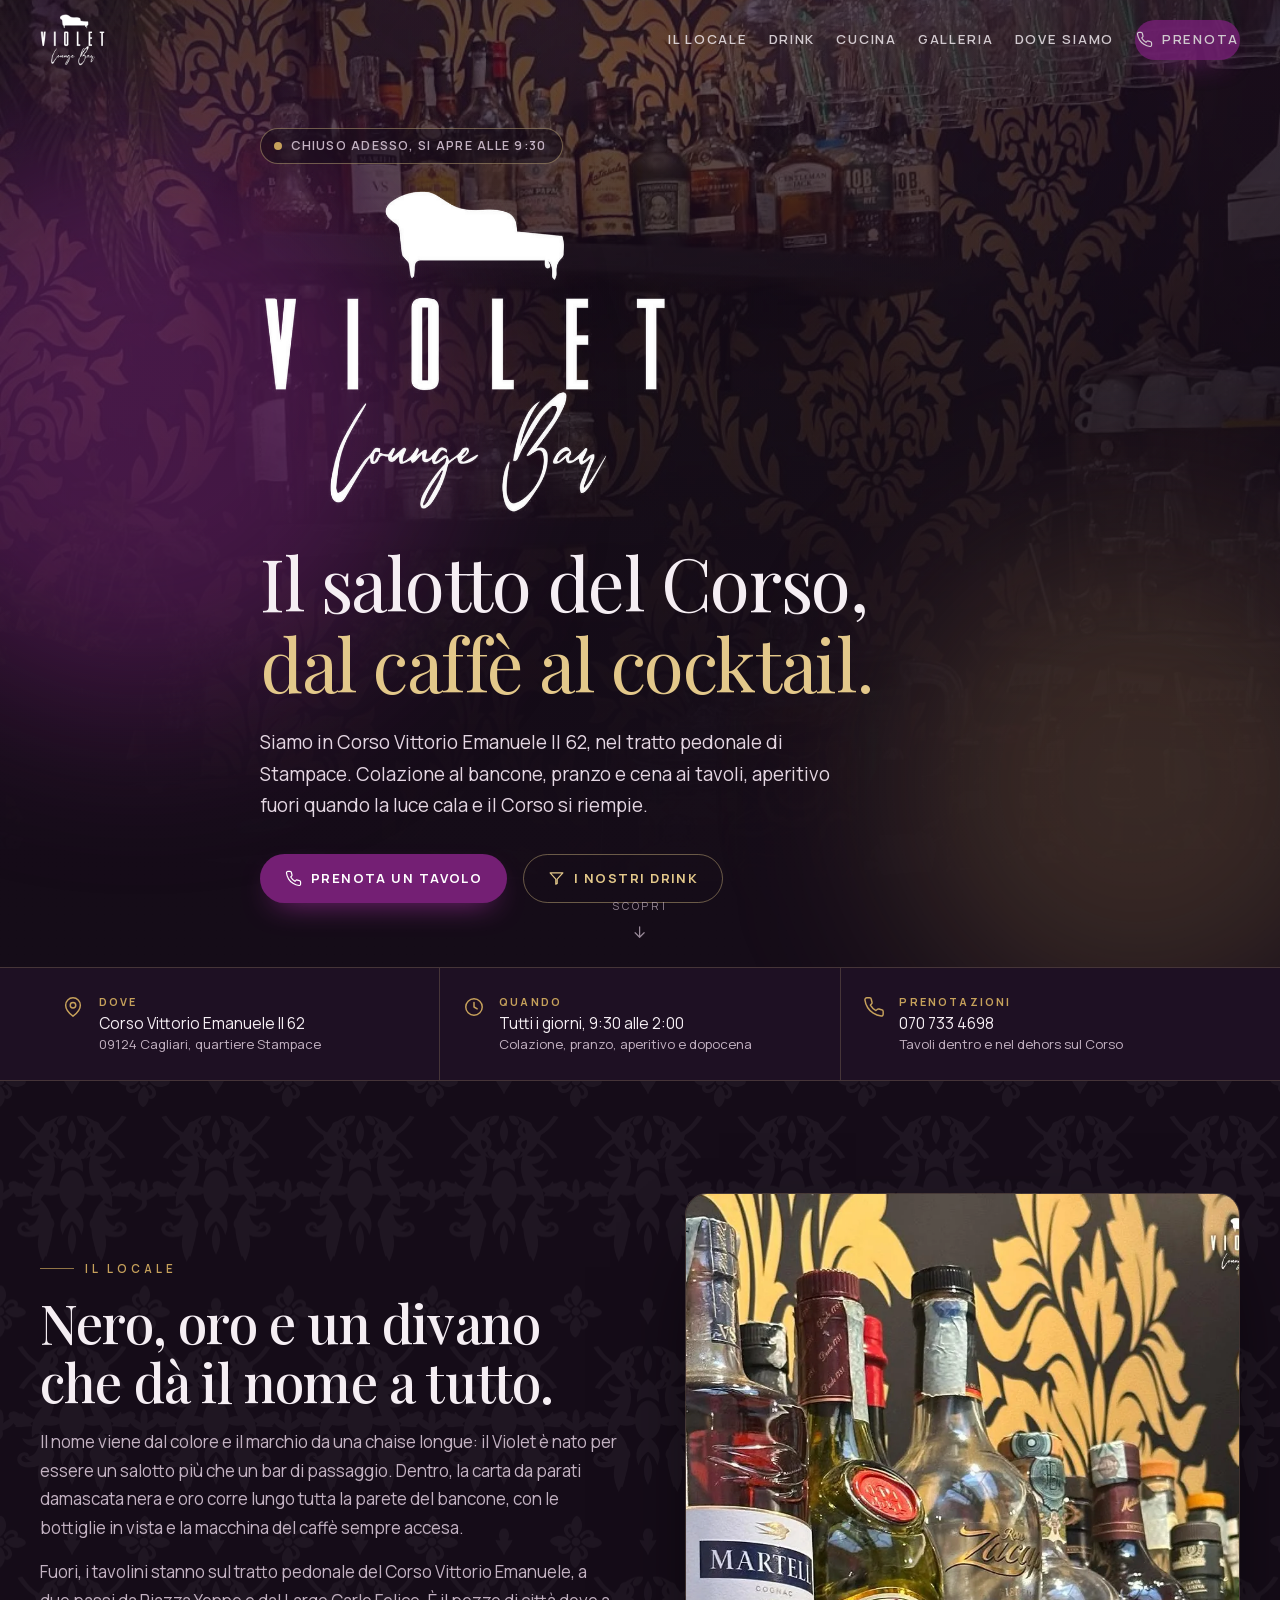
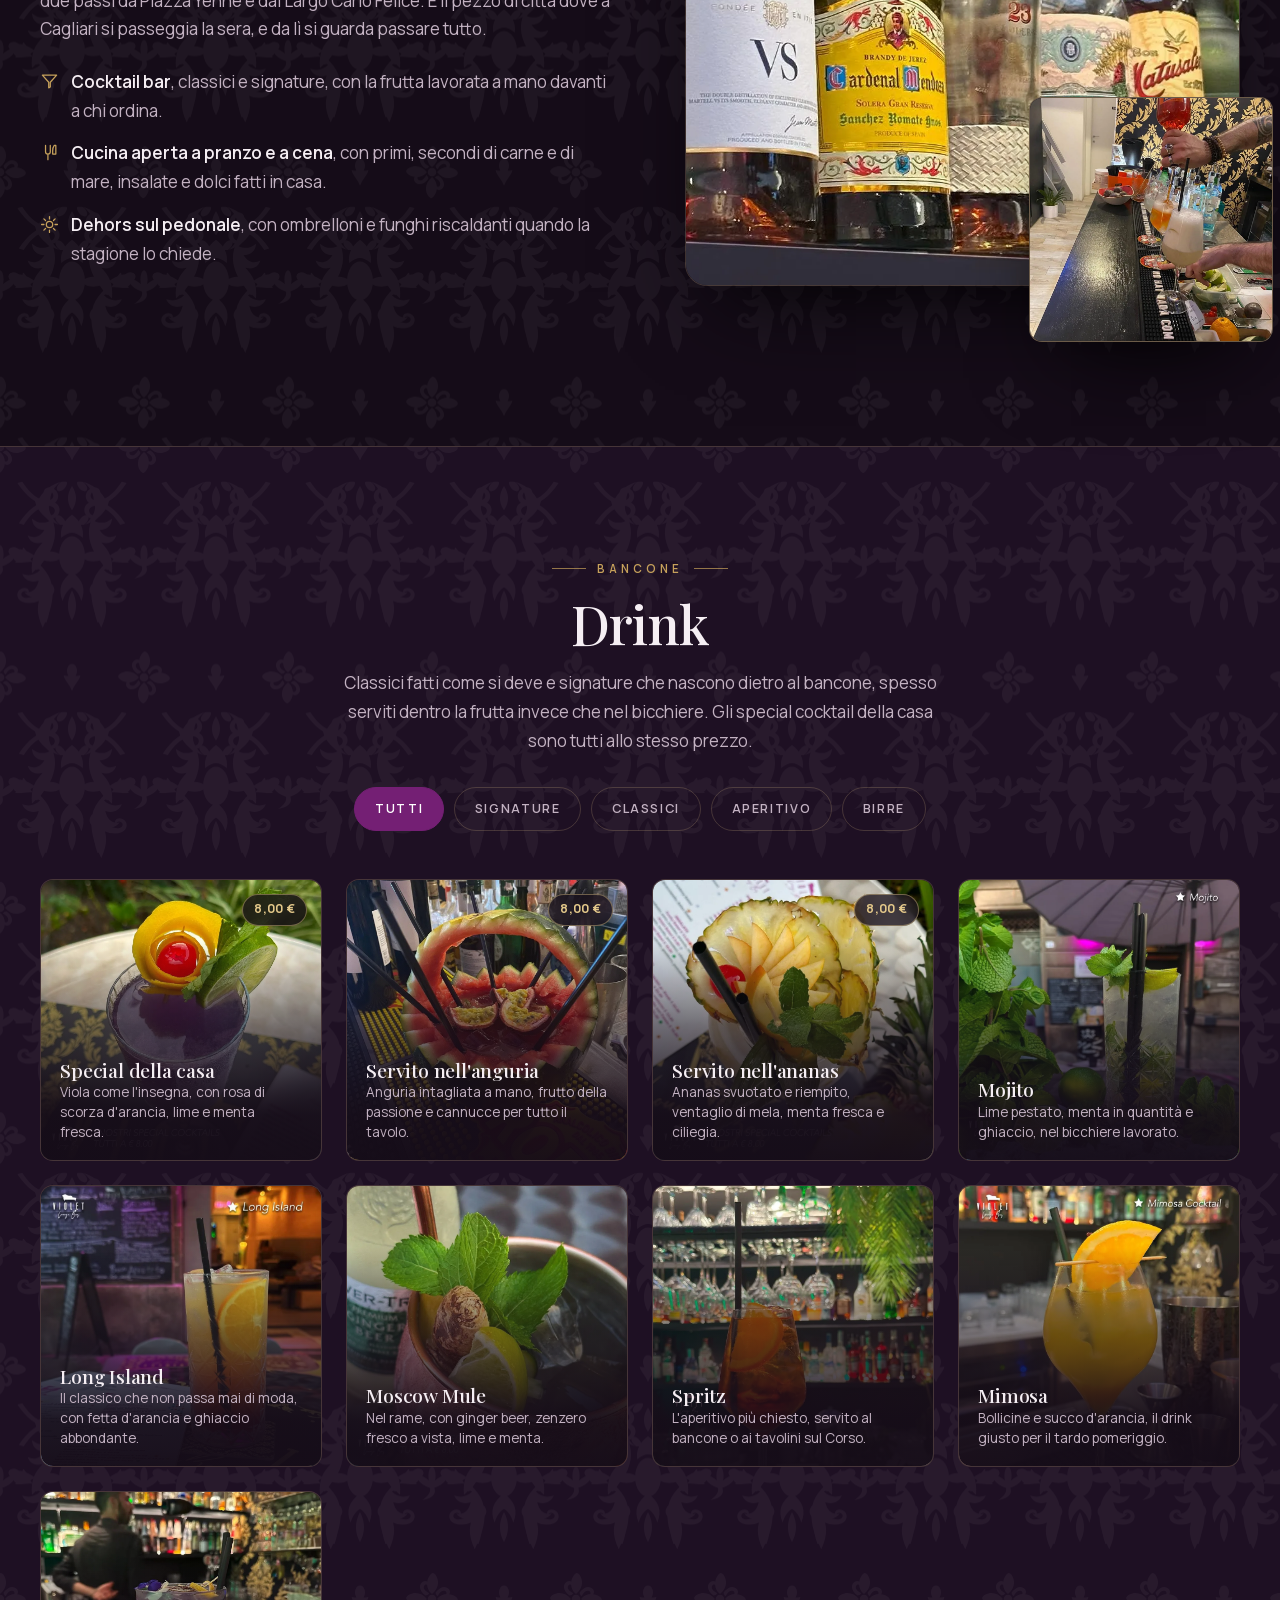
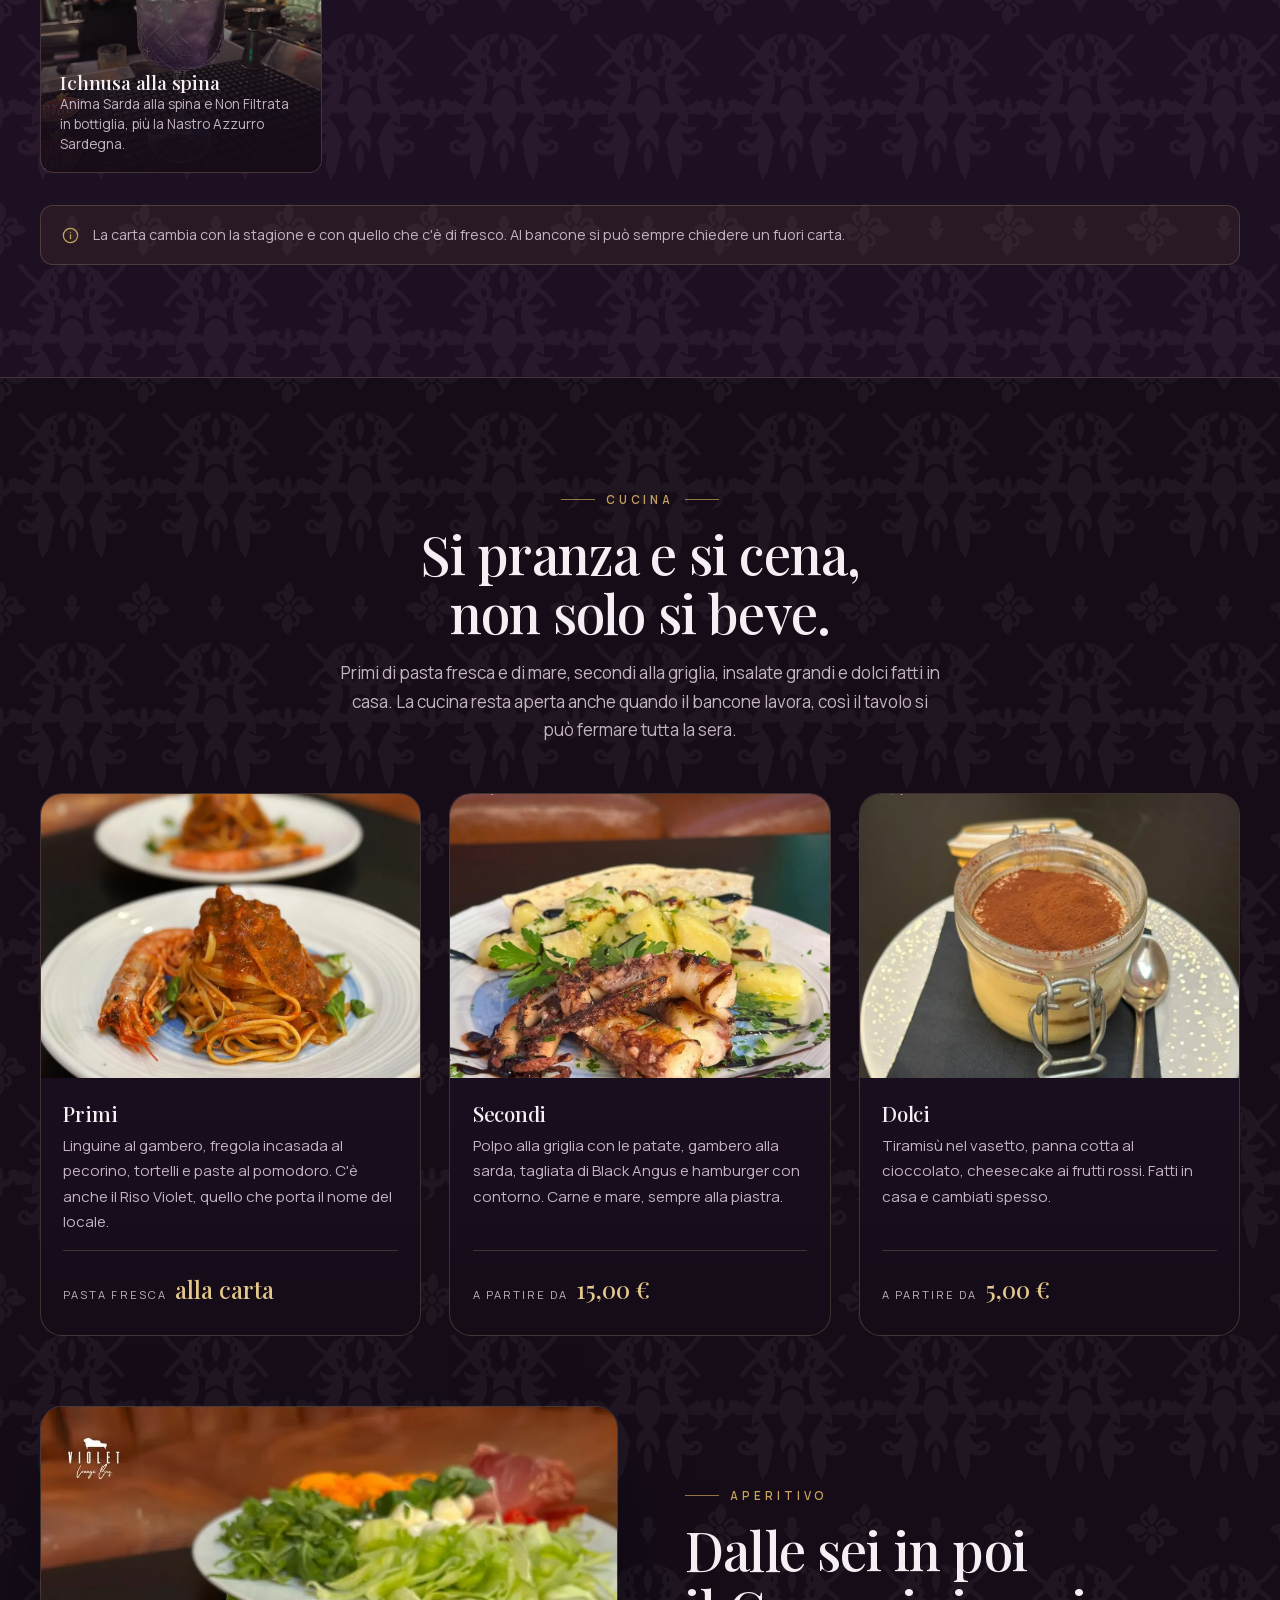
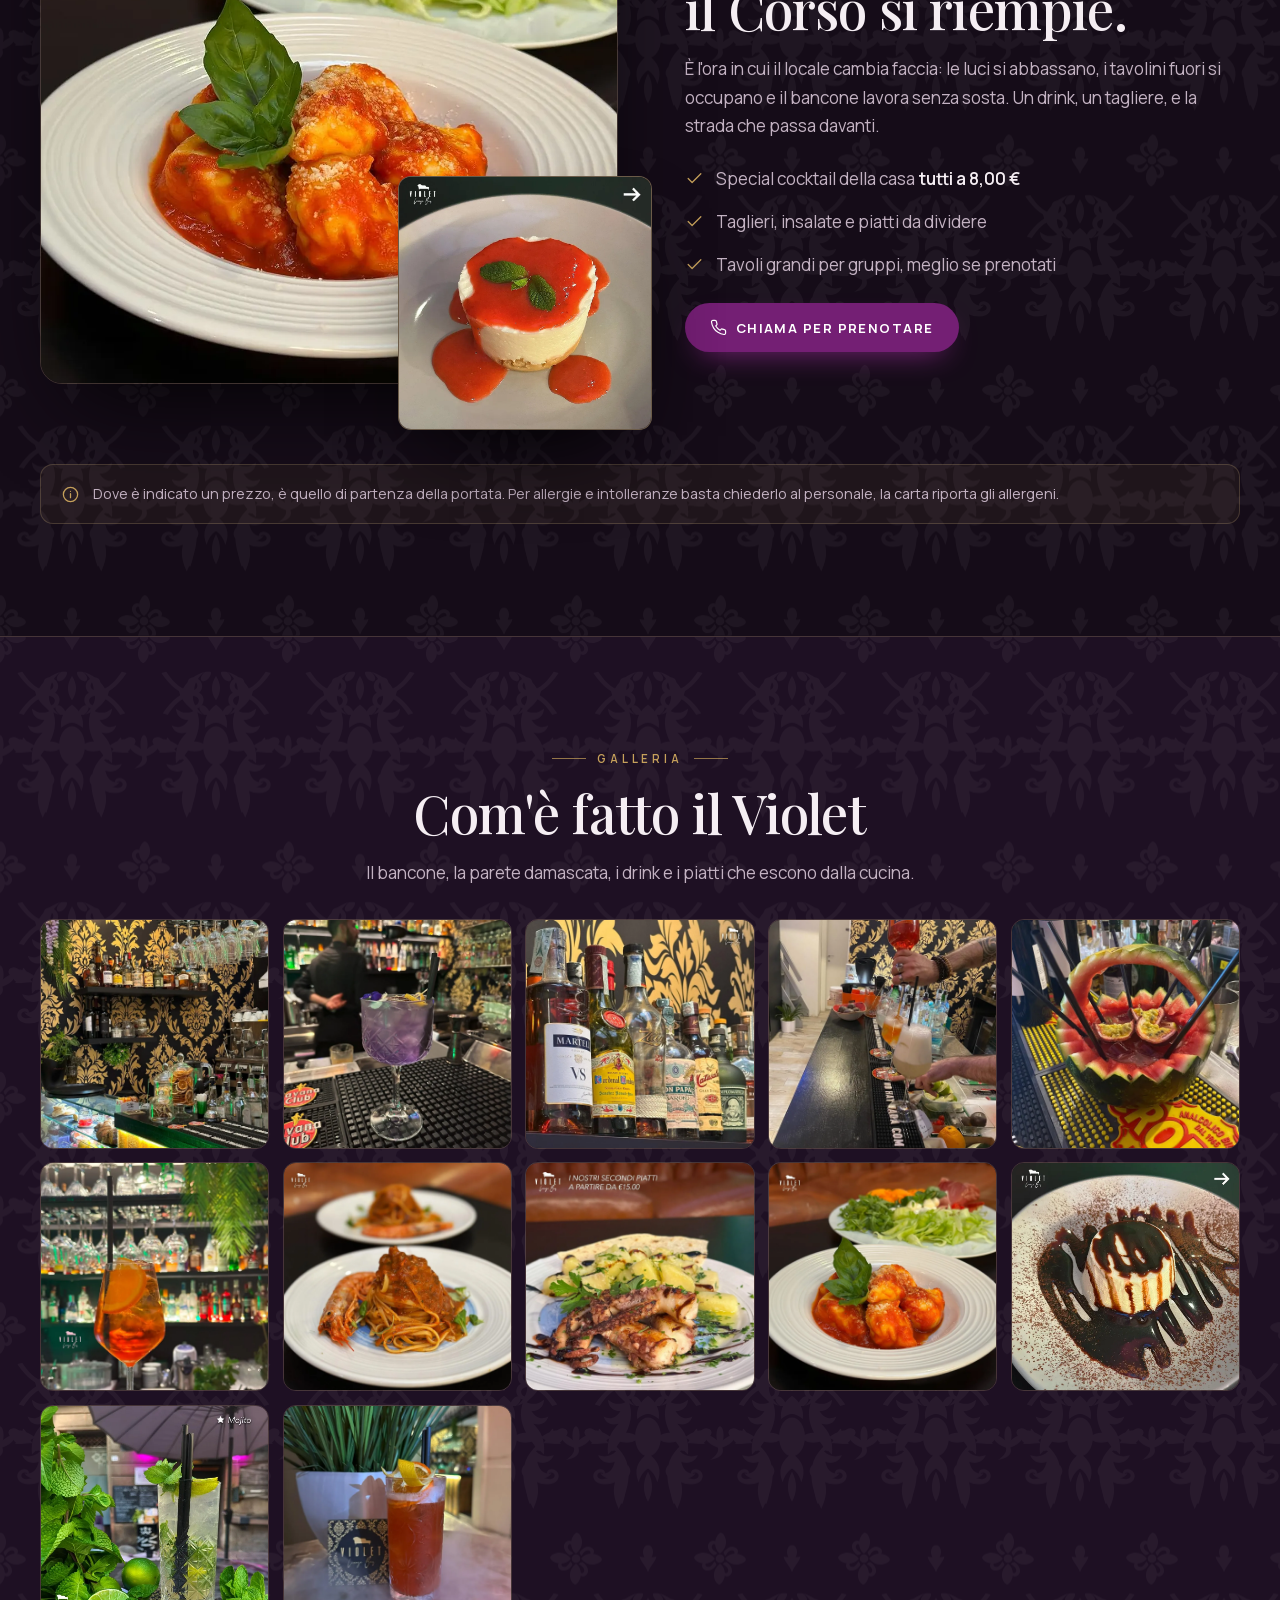
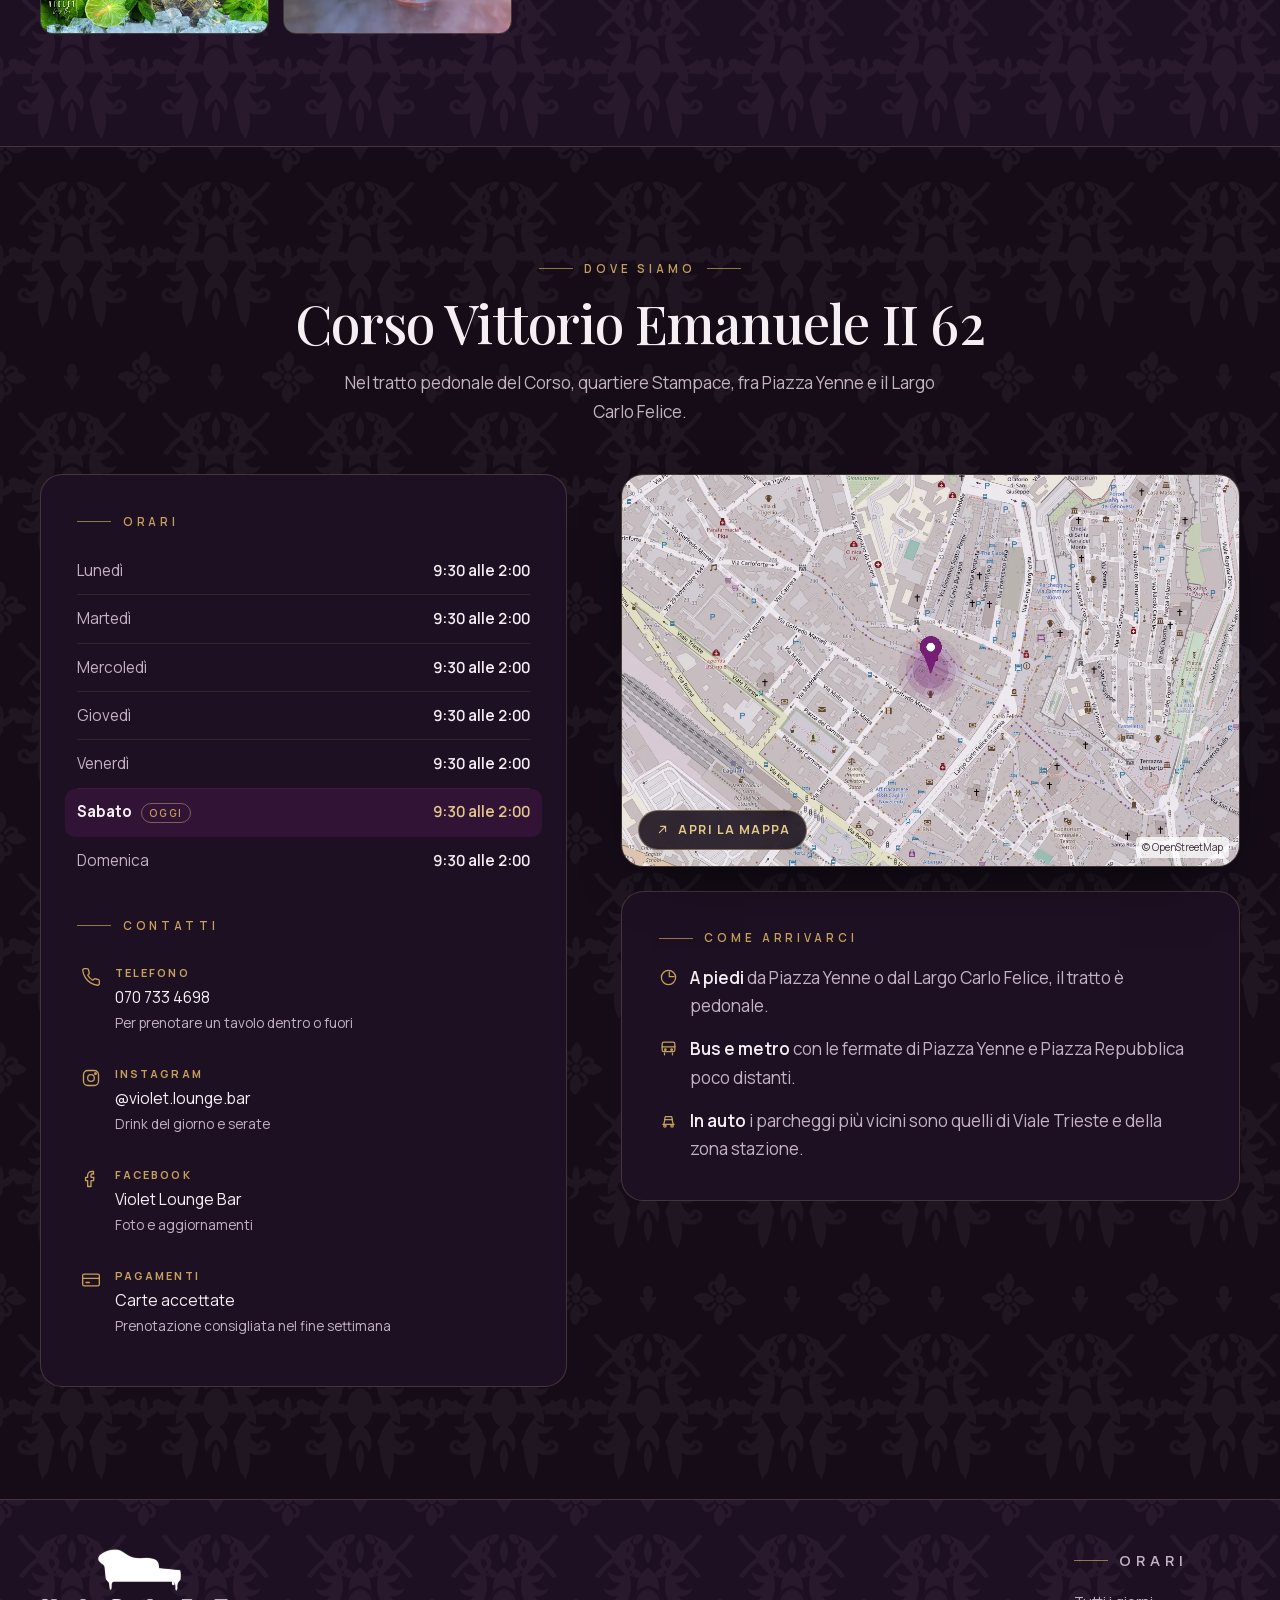
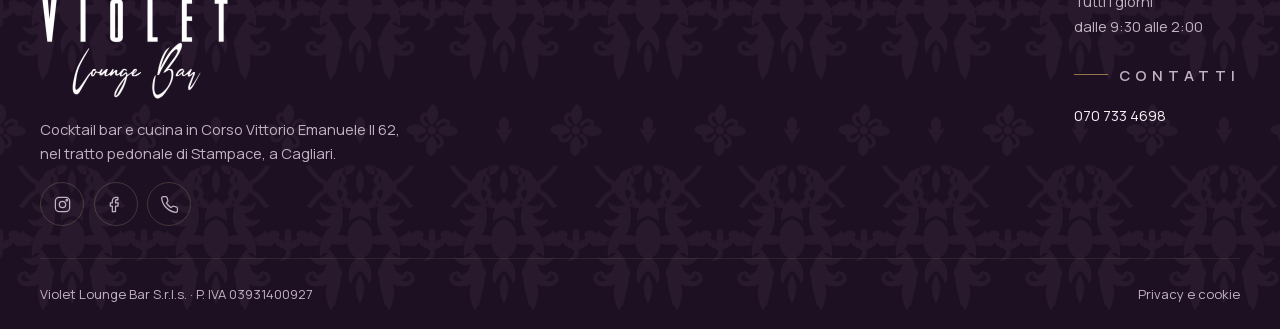
<file: index.html>
<!DOCTYPE html>
<html lang="it" class="no-js">
<head>
<meta charset="utf-8">
<meta name="viewport" content="width=device-width, initial-scale=1">
<meta name="robots" content="noindex, nofollow">
<title>Violet Lounge Bar | Cocktail e cucina sul Corso, Cagliari</title>
<meta name="description" content="Cocktail bar e cucina in Corso Vittorio Emanuele II 62 a Cagliari, quartiere Stampace. Colazione, pranzo, aperitivo e drink fino a notte, con i tavolini sul tratto pedonale del Corso.">
<meta name="theme-color" content="#741F74">
<link rel="canonical" href="https://violet-lounge.pages.dev/">

<meta property="og:type" content="restaurant">
<meta property="og:site_name" content="Violet Lounge Bar">
<meta property="og:title" content="Violet Lounge Bar | Cagliari, Corso Vittorio Emanuele II 62">
<meta property="og:description" content="Cocktail, aperitivo e cucina sul tratto pedonale del Corso, a Stampace. Aperti tutti i giorni fino a tarda notte.">
<meta property="og:url" content="https://violet-lounge.pages.dev/">
<meta property="og:image" content="https://violet-lounge.pages.dev/images/og-image.jpg">
<meta property="og:image:width" content="1200">
<meta property="og:image:height" content="630">
<meta property="og:locale" content="it_IT">
<meta name="twitter:card" content="summary_large_image">
<meta name="twitter:title" content="Violet Lounge Bar | Cagliari, Corso Vittorio Emanuele II 62">
<meta name="twitter:description" content="Cocktail, aperitivo e cucina sul tratto pedonale del Corso, a Stampace.">
<meta name="twitter:image" content="https://violet-lounge.pages.dev/images/og-image.jpg">

<link rel="icon" href="favicon.png" type="image/png">
<link rel="apple-touch-icon" href="apple-touch-icon.png">
<link rel="stylesheet" href="fonts/fonts.css">

<style>
:root{
  /* Palette campionata dal loro materiale, non scelta a tavolino:
     il viola e' il pixel esatto del fondo del logo, l'oro viene dalla
     carta da parati damascata della sala. */
  --viola:#741F74;
  --viola-vivo:#A32FA0;
  --viola-chiaro:#DCA9D9;
  --viola-fondo:#2C1030;
  --notte:#150C18;
  --notte-2:#1E1023;
  --notte-3:#25142A;
  --oro:#C6A15B;
  --oro-chiaro:#E3C88A;
  --carta:#F5EEF3;
  --carta-2:#C3B2C2;
  --bordo:rgba(227,200,138,.20);
  --bordo-forte:rgba(227,200,138,.42);

  --sp-1:.5rem; --sp-2:1rem; --sp-3:1.5rem; --sp-4:2rem;
  --sp-5:3rem; --sp-6:4.5rem; --sp-7:7rem;
  --raggio:22px;
  --raggio-p:13px;
  --contenuto:1200px;
  --ombra:0 24px 60px -30px rgba(0,0,0,.9);
  --ombra-alta:0 40px 90px -34px rgba(0,0,0,.95);
  --curva:cubic-bezier(.16,1,.3,1);
}

*{box-sizing:border-box}
html{scroll-behavior:smooth;-webkit-text-size-adjust:100%}
body{
  margin:0;
  background:var(--notte);
  color:var(--carta);
  font-family:'Manrope',system-ui,-apple-system,'Segoe UI',sans-serif;
  font-size:1.0625rem;
  line-height:1.68;
  font-weight:400;
  -webkit-font-smoothing:antialiased;
  overflow-x:hidden;
}
img{max-width:100%;height:auto;display:block}
a{color:inherit}
button{font:inherit;color:inherit}
:focus-visible{outline:2px solid var(--oro-chiaro);outline-offset:3px;border-radius:4px}

h1,h2,h3{font-family:'Playfair Display',Georgia,serif;font-weight:500;line-height:1.1;margin:0}
h2{font-size:clamp(2rem,1.35rem + 2.6vw,3.35rem);letter-spacing:-.015em;margin-bottom:var(--sp-2)}
h3{font-size:1.3rem;letter-spacing:-.01em}
p{margin:0 0 var(--sp-2)}
p:last-child{margin-bottom:0}

.contenuto{width:min(100% - 2.5rem,var(--contenuto));margin-inline:auto}
.sezione{padding-block:clamp(3.5rem,2rem + 7vw,var(--sp-7));position:relative}

/* etichetta piccola sopra i titoli, ricalca la spaziatura del marchio VIOLET */
.etichetta{
  font-size:.72rem;font-weight:600;letter-spacing:.34em;text-transform:uppercase;
  color:var(--oro);margin:0 0 var(--sp-2);display:flex;align-items:center;gap:.7rem;
}
.etichetta::before{content:"";width:34px;height:1px;background:var(--oro);opacity:.7;flex:none}
.etichetta.centro{justify-content:center}
.etichetta.centro::after{content:"";width:34px;height:1px;background:var(--oro);opacity:.7;flex:none}

.occhiello{color:var(--carta-2);max-width:60ch}
.centro{text-align:center}
.centro .occhiello{margin-inline:auto}

/* ---------- carta da parati damascata, disegnata in SVG e ripetuta ---------- */
.damasco{
  position:absolute;inset:0;color:var(--oro);opacity:.042;pointer-events:none;
  z-index:0;overflow:hidden;
}
.damasco svg{width:100%;height:100%;display:block}
.sezione > .contenuto{position:relative;z-index:1}

/* ---------- aloni di luce ambientale ---------- */
.alone{position:absolute;border-radius:50%;filter:blur(90px);pointer-events:none;z-index:0}

/* ---------- testata ---------- */
.testata{
  position:fixed;top:0;left:0;right:0;z-index:60;
  transition:background-color .35s var(--curva),border-color .35s var(--curva),backdrop-filter .35s;
  border-bottom:1px solid transparent;
}
.testata.attaccata{
  background:rgba(21,12,24,.86);
  -webkit-backdrop-filter:saturate(150%) blur(16px);
  backdrop-filter:saturate(150%) blur(16px);
  border-bottom-color:var(--bordo);
}
.barra{display:flex;align-items:center;gap:var(--sp-3);padding-block:.85rem}
.marchio{display:flex;align-items:center;gap:.7rem;text-decoration:none;flex:none}
.marchio img{width:auto;height:52px;transition:height .35s var(--curva)}
.testata.attaccata .marchio img{height:42px}

.nav{margin-left:auto;display:flex;align-items:center;gap:clamp(.8rem,.2rem + 1.4vw,2rem)}
.nav a{
  text-decoration:none;font-size:.83rem;font-weight:600;letter-spacing:.13em;
  text-transform:uppercase;color:var(--carta);opacity:.82;position:relative;
  padding:.4rem 0;transition:opacity .25s,color .25s;
}
.nav a::after{
  content:"";position:absolute;left:0;right:0;bottom:0;height:1px;background:var(--oro);
  transform:scaleX(0);transform-origin:left;transition:transform .3s var(--curva);
}
.nav a:hover{opacity:1;color:var(--oro-chiaro)}
.nav a:hover::after{transform:scaleX(1)}

.bottone{
  display:inline-flex;align-items:center;justify-content:center;gap:.55rem;
  padding:.78rem 1.5rem;border-radius:999px;text-decoration:none;
  font-size:.82rem;font-weight:700;letter-spacing:.11em;text-transform:uppercase;
  border:1px solid transparent;cursor:pointer;min-height:44px;
  transition:transform .25s var(--curva),background-color .25s,border-color .25s,box-shadow .25s;
}
.bottone svg{width:17px;height:17px;flex:none}
.bottone-pieno{background:var(--viola);color:#fff;box-shadow:0 12px 30px -14px rgba(163,47,160,.9)}
.bottone-pieno:hover{background:var(--viola-vivo);transform:translateY(-2px);box-shadow:0 18px 38px -14px rgba(163,47,160,1)}
.bottone-linea{border-color:var(--bordo-forte);color:var(--oro-chiaro);background:transparent}
.bottone-linea:hover{border-color:var(--oro);background:rgba(198,161,91,.10);transform:translateY(-2px)}
.bottone-nav{padding:.6rem 1.15rem;font-size:.76rem;min-height:40px}

/* menu di navigazione su schermo stretto */
.apri-menu{
  display:none;margin-left:auto;width:46px;height:46px;border:1px solid var(--bordo-forte);
  background:rgba(21,12,24,.6);border-radius:12px;align-items:center;justify-content:center;
  cursor:pointer;color:var(--oro-chiaro);
}
.apri-menu svg{width:22px;height:22px}
.apri-menu .chiudi{display:none}
.apri-menu[aria-expanded="true"] .apri{display:none}
.apri-menu[aria-expanded="true"] .chiudi{display:block}

@media (max-width:900px){
  .apri-menu{display:flex}
  .nav{
    position:absolute;top:100%;left:0;right:0;flex-direction:column;align-items:stretch;
    gap:0;background:rgba(21,12,24,.97);
    -webkit-backdrop-filter:blur(18px);backdrop-filter:blur(18px);
    border-top:1px solid var(--bordo);border-bottom:1px solid var(--bordo);
    padding:var(--sp-2) 1.25rem var(--sp-3);
    transform-origin:top;
  }
  .nav a{padding:.85rem 0;border-bottom:1px solid rgba(227,200,138,.10);letter-spacing:.16em}
  .nav a::after{display:none}
  .nav .bottone{margin-top:var(--sp-2);width:100%}
  .js .nav{display:none}
  .js .nav.aperta{display:flex;animation:tendina .3s var(--curva)}
}
@keyframes tendina{from{opacity:0;transform:translateY(-8px)}to{opacity:1;transform:none}}

/* ---------- copertina ---------- */
.copertina{
  position:relative;min-height:100svh;display:flex;align-items:center;
  padding-block:8rem 4rem;overflow:hidden;isolation:isolate;
}
.copertina-sfondo{position:absolute;inset:-6% 0 -6%;z-index:-2;will-change:transform}
.copertina-sfondo img{width:100%;height:100%;object-fit:cover;object-position:center 42%}
.copertina-velo{
  position:absolute;inset:0;z-index:-1;
  background:
    radial-gradient(120% 85% at 50% 8%, rgba(21,12,24,.30) 0%, rgba(21,12,24,.86) 62%, rgba(21,12,24,.98) 100%),
    linear-gradient(180deg, rgba(44,16,48,.55) 0%, rgba(21,12,24,.55) 45%, var(--notte) 100%);
}
.copertina .alone-1{width:46vw;height:46vw;max-width:620px;max-height:620px;left:-12vw;top:12%;background:rgba(163,47,160,.34);z-index:-1}
.copertina .alone-2{width:38vw;height:38vw;max-width:520px;max-height:520px;right:-8vw;bottom:-6%;background:rgba(198,161,91,.20);z-index:-1}

.copertina-testo{max-width:760px}
.copertina-marchio{width:min(410px,74vw);margin-bottom:var(--sp-3)}
.copertina h1{
  font-size:clamp(2.5rem,1.4rem + 4.4vw,4.6rem);font-weight:400;letter-spacing:-.02em;
  margin-bottom:var(--sp-3);
}
.copertina h1 em{font-style:normal;color:var(--oro-chiaro)}
.copertina .occhiello{font-size:clamp(1.02rem,.96rem + .3vw,1.18rem);color:#E4D6E2;max-width:53ch}
.copertina-azioni{display:flex;flex-wrap:wrap;gap:var(--sp-2);margin-top:var(--sp-4)}

/* pastiglia apertura */
.pastiglia{
  display:inline-flex;align-items:center;gap:.6rem;padding:.42rem 1rem .42rem .8rem;
  border:1px solid var(--bordo-forte);border-radius:999px;background:rgba(21,12,24,.55);
  font-size:.78rem;font-weight:600;letter-spacing:.1em;text-transform:uppercase;
  color:var(--carta-2);margin-bottom:var(--sp-3);
}
.spia{width:8px;height:8px;border-radius:50%;background:var(--carta-2);flex:none}
.pastiglia.aperto{color:#E6D3E5;border-color:rgba(163,47,160,.55)}
.pastiglia.aperto .spia{background:#57D98A;box-shadow:0 0 0 0 rgba(87,217,138,.6);animation:pulsa 2.4s infinite}
.pastiglia.chiuso .spia{background:var(--oro)}
@keyframes pulsa{
  0%{box-shadow:0 0 0 0 rgba(87,217,138,.55)}
  70%{box-shadow:0 0 0 9px rgba(87,217,138,0)}
  100%{box-shadow:0 0 0 0 rgba(87,217,138,0)}
}

.giu{
  position:absolute;left:50%;bottom:1.6rem;transform:translateX(-50%);
  display:flex;flex-direction:column;align-items:center;gap:.5rem;
  font-size:.66rem;letter-spacing:.28em;text-transform:uppercase;color:var(--carta-2);
  text-decoration:none;opacity:.75;transition:opacity .3s;
}
.giu:hover{opacity:1}
.giu svg{width:18px;height:18px;animation:scendi 2.2s ease-in-out infinite}
@keyframes scendi{0%,100%{transform:translateY(0)}50%{transform:translateY(5px)}}
@media (max-height:680px){.giu{display:none}}

/* ---------- fascia dei tre dati utili ---------- */
.fascia{background:var(--notte-2);border-block:1px solid var(--bordo);position:relative;z-index:2}
.fascia-griglia{display:grid;grid-template-columns:repeat(3,1fr);gap:1px;background:var(--bordo)}
.fascia-voce{
  background:var(--notte-2);padding:1.6rem 1.4rem;display:flex;gap:.9rem;align-items:flex-start;
  text-decoration:none;transition:background-color .3s;
}
a.fascia-voce:hover{background:var(--notte-3)}
.fascia-voce svg{width:22px;height:22px;color:var(--oro);flex:none;margin-top:2px}
.fascia-voce b{display:block;font-size:.68rem;font-weight:700;letter-spacing:.2em;text-transform:uppercase;color:var(--oro);margin-bottom:.2rem}
.fascia-voce span{font-size:.97rem;color:var(--carta);line-height:1.45}
.fascia-voce small{display:block;color:var(--carta-2);font-size:.83rem}
@media (max-width:820px){.fascia-griglia{grid-template-columns:1fr}}

/* ---------- blocco a due colonne ---------- */
.duo{display:grid;grid-template-columns:1.02fr .98fr;gap:clamp(2rem,1rem + 4vw,4.5rem);align-items:center}
.duo.invertito .duo-media{order:-1}
@media (max-width:900px){.duo{grid-template-columns:1fr;gap:2.5rem}.duo.invertito .duo-media{order:0}}

.duo-media{position:relative;margin-bottom:clamp(2rem,1rem + 2.5vw,3.2rem)}
.cornice{
  position:relative;border-radius:var(--raggio);overflow:hidden;
  border:1px solid var(--bordo);box-shadow:var(--ombra-alta);
}
.cornice img{width:100%;aspect-ratio:1/1;object-fit:cover}
.cornice-alta img{aspect-ratio:4/5}
.duo-media .sovrapposta{
  position:absolute;right:0;bottom:-8%;width:44%;border-radius:var(--raggio-p);
  overflow:hidden;border:1px solid var(--bordo-forte);box-shadow:var(--ombra-alta);
  background:var(--notte);
}
.duo-media .sovrapposta img{width:100%;aspect-ratio:1/1;object-fit:cover}
@media (min-width:1280px){.duo-media .sovrapposta{right:-6%}}
@media (max-width:560px){.duo-media .sovrapposta{width:48%;bottom:-6%}}

.elenco-segni{list-style:none;margin:var(--sp-3) 0 0;padding:0;display:grid;gap:.9rem}
.elenco-segni li{display:flex;gap:.75rem;align-items:flex-start;color:var(--carta-2)}
.elenco-segni svg{width:19px;height:19px;color:var(--oro);flex:none;margin-top:4px}
.elenco-segni b{color:var(--carta);font-weight:600}

/* ---------- filtro e schede dei drink ---------- */
.filtri{
  display:flex;flex-wrap:wrap;gap:.6rem;justify-content:center;
  margin:var(--sp-4) 0 var(--sp-5);
}
.filtro{
  padding:.6rem 1.25rem;border-radius:999px;border:1px solid var(--bordo);
  background:transparent;color:var(--carta-2);cursor:pointer;min-height:44px;
  font-size:.78rem;font-weight:600;letter-spacing:.13em;text-transform:uppercase;
  transition:border-color .25s,color .25s,background-color .25s,transform .25s var(--curva);
}
.filtro:hover{border-color:var(--bordo-forte);color:var(--carta);transform:translateY(-2px)}
.filtro[aria-pressed="true"]{background:var(--viola);border-color:var(--viola);color:#fff}
.no-js .filtri{display:none}

.griglia-drink{display:grid;grid-template-columns:repeat(auto-fill,minmax(248px,1fr));gap:1.5rem}
.drink{
  position:relative;border-radius:var(--raggio-p);overflow:hidden;background:var(--notte-2);
  border:1px solid var(--bordo);text-decoration:none;display:block;
  transition:transform .4s var(--curva),border-color .35s,box-shadow .4s var(--curva);
}
.drink:hover{transform:translateY(-6px);border-color:var(--bordo-forte);box-shadow:var(--ombra-alta)}
.drink-foto{position:relative;overflow:hidden}
.drink-foto img{width:100%;aspect-ratio:1/1;object-fit:cover;transition:transform .8s var(--curva)}
.drink:hover .drink-foto img{transform:scale(1.06)}
.drink-foto::after{
  content:"";position:absolute;inset:0;
  background:linear-gradient(180deg,rgba(21,12,24,0) 22%,rgba(21,12,24,.55) 52%,rgba(21,12,24,.95) 84%,rgba(21,12,24,.98) 100%);
}
.drink-testo{position:absolute;left:0;right:0;bottom:0;padding:1.1rem 1.2rem;z-index:1}
.drink-testo h3{font-size:1.22rem;margin-bottom:.15rem}
.drink-testo p{font-size:.85rem;color:var(--carta-2);line-height:1.45;margin:0}
.drink .prezzo{
  position:absolute;top:.85rem;right:.85rem;z-index:1;
  background:rgba(21,12,24,.75);border:1px solid var(--bordo-forte);color:var(--oro-chiaro);
  padding:.28rem .68rem;border-radius:999px;font-size:.78rem;font-weight:700;letter-spacing:.03em;
  -webkit-backdrop-filter:blur(8px);backdrop-filter:blur(8px);
}
.drink[hidden]{display:none}

/* ---------- cucina ---------- */
.portate{display:grid;grid-template-columns:repeat(auto-fit,minmax(290px,1fr));gap:1.75rem;margin-top:var(--sp-5)}
.portata{
  background:linear-gradient(180deg,var(--notte-2),var(--notte));
  border:1px solid var(--bordo);border-radius:var(--raggio);overflow:hidden;
  display:flex;flex-direction:column;
  transition:transform .4s var(--curva),border-color .35s;
}
.portata:hover{transform:translateY(-5px);border-color:var(--bordo-forte)}
.portata img{width:100%;aspect-ratio:4/3;object-fit:cover}
.portata-corpo{padding:1.5rem 1.4rem 1.6rem;flex:1;display:flex;flex-direction:column}
.portata h3{margin-bottom:.5rem}
.portata p{color:var(--carta-2);font-size:.94rem}
.portata .da{
  margin-top:auto;padding-top:1.1rem;display:flex;align-items:baseline;gap:.5rem;
  border-top:1px solid var(--bordo);
}
.portata .da span{font-size:.7rem;letter-spacing:.18em;text-transform:uppercase;color:var(--carta-2)}
.portata .da b{font-family:'Playfair Display',Georgia,serif;font-size:1.5rem;font-weight:500;color:var(--oro-chiaro)}

.nota{
  margin-top:var(--sp-4);padding:1.05rem 1.25rem;border-radius:var(--raggio-p);
  border:1px solid var(--bordo);background:rgba(198,161,91,.06);
  color:var(--carta-2);font-size:.9rem;display:flex;gap:.8rem;align-items:flex-start;
}
.nota svg{width:19px;height:19px;color:var(--oro);flex:none;margin-top:3px}

/* ---------- galleria ---------- */
.galleria{
  display:grid;grid-template-columns:repeat(auto-fill,minmax(190px,1fr));
  gap:.85rem;margin-top:var(--sp-4);
}
.galleria button,.galleria a{
  padding:0;border:1px solid var(--bordo);background:none;border-radius:var(--raggio-p);
  overflow:hidden;cursor:pointer;display:block;position:relative;
  transition:transform .4s var(--curva),border-color .3s;
}
.galleria button:hover,.galleria a:hover{transform:translateY(-4px) scale(1.012);border-color:var(--bordo-forte)}
.galleria img{width:100%;aspect-ratio:1/1;object-fit:cover;transition:opacity .3s}
.galleria button:hover img,.galleria a:hover img{opacity:.88}
.galleria .lente{
  position:absolute;inset:0;display:flex;align-items:center;justify-content:center;
  background:rgba(44,16,48,.42);opacity:0;transition:opacity .3s;color:var(--oro-chiaro);
}
.galleria button:hover .lente,.galleria a:hover .lente{opacity:1}
.galleria .lente svg{width:30px;height:30px}
.galleria .largo{grid-column:span 2}
@media (max-width:520px){.galleria .largo{grid-column:span 1}}

/* visore a schermo intero */
.visore{
  position:fixed;inset:0;z-index:200;background:rgba(13,7,15,.96);
  -webkit-backdrop-filter:blur(10px);backdrop-filter:blur(10px);
  display:flex;align-items:center;justify-content:center;padding:clamp(1rem,4vw,3rem);
}
.visore[hidden]{display:none}
.visore figure{margin:0;max-width:min(1000px,100%);text-align:center}
.visore img{
  max-height:78svh;width:auto;margin-inline:auto;border-radius:var(--raggio-p);
  border:1px solid var(--bordo-forte);box-shadow:var(--ombra-alta);
}
.visore figcaption{margin-top:1rem;color:var(--carta-2);font-size:.92rem}
.visore-chiudi,.visore-passo{
  position:absolute;width:50px;height:50px;border-radius:50%;cursor:pointer;
  border:1px solid var(--bordo-forte);background:rgba(21,12,24,.75);color:var(--oro-chiaro);
  display:flex;align-items:center;justify-content:center;transition:background-color .25s,transform .25s;
}
.visore-chiudi:hover,.visore-passo:hover{background:var(--viola);color:#fff;transform:scale(1.06)}
.visore-chiudi{top:1.1rem;right:1.1rem}
.visore-passo svg,.visore-chiudi svg{width:22px;height:22px}
.visore-prec{left:1.1rem;top:50%;margin-top:-25px}
.visore-succ{right:1.1rem;top:50%;margin-top:-25px}
@media (max-width:640px){
  .visore-prec{left:.5rem}.visore-succ{right:.5rem}
  .visore-chiudi,.visore-passo{width:44px;height:44px}
}

/* ---------- orari e mappa ---------- */
.info-griglia{display:grid;grid-template-columns:.92fr 1.08fr;gap:clamp(2rem,1rem + 3vw,3.5rem);align-items:start}
@media (max-width:900px){.info-griglia{grid-template-columns:1fr}}

.riquadro{
  background:var(--notte-2);border:1px solid var(--bordo);border-radius:var(--raggio);
  padding:clamp(1.5rem,1rem + 1.6vw,2.3rem);
}
.orari{list-style:none;margin:var(--sp-2) 0 0;padding:0}
.orari li{
  display:flex;justify-content:space-between;gap:1rem;align-items:baseline;
  padding:.68rem 0;border-bottom:1px solid rgba(227,200,138,.10);
}
.orari li:last-child{border-bottom:0}
.orari .giorno{color:var(--carta-2);font-size:.95rem}
.orari .ore{font-variant-numeric:tabular-nums;font-weight:600;font-size:.95rem}
.orari li.oggi{
  background:rgba(163,47,160,.14);margin-inline:-.75rem;padding-inline:.75rem;
  border-radius:10px;border-bottom-color:transparent;
}
.orari li.oggi .giorno{color:var(--carta);font-weight:700}
.orari li.oggi .giorno::after{
  content:"oggi";margin-left:.55rem;font-size:.62rem;letter-spacing:.16em;text-transform:uppercase;
  color:var(--oro);border:1px solid var(--bordo-forte);border-radius:999px;padding:.1rem .45rem;
  font-weight:600;vertical-align:middle;
}
.orari li.oggi .ore{color:var(--oro-chiaro)}

.recapiti{list-style:none;margin:0;padding:0;display:grid;gap:.35rem}
.recapiti a,.recapiti .voce{
  display:flex;gap:.85rem;align-items:flex-start;padding:.75rem .25rem;
  text-decoration:none;border-radius:10px;transition:background-color .25s;
}
.recapiti a:hover{background:var(--notte-3)}
.recapiti svg{width:20px;height:20px;color:var(--oro);flex:none;margin-top:3px}
.recapiti b{display:block;font-size:.68rem;letter-spacing:.19em;text-transform:uppercase;color:var(--oro);margin-bottom:.15rem;font-weight:700}
.recapiti span{font-size:.98rem;color:var(--carta)}
.recapiti small{display:block;color:var(--carta-2);font-size:.85rem;margin-top:.1rem}

.mappa{
  display:block;border-radius:var(--raggio);overflow:hidden;border:1px solid var(--bordo);
  box-shadow:var(--ombra);position:relative;transition:border-color .3s,transform .4s var(--curva);
}
.mappa:hover{border-color:var(--bordo-forte);transform:translateY(-4px)}
.mappa img{width:100%;aspect-ratio:1200/760;object-fit:cover}
.mappa .apri-mappa{
  position:absolute;left:1rem;bottom:1rem;display:inline-flex;align-items:center;gap:.5rem;
  background:rgba(21,12,24,.86);border:1px solid var(--bordo-forte);color:var(--oro-chiaro);
  padding:.55rem 1rem;border-radius:999px;font-size:.76rem;font-weight:700;
  letter-spacing:.12em;text-transform:uppercase;
  -webkit-backdrop-filter:blur(8px);backdrop-filter:blur(8px);
}
.mappa .credito{
  position:absolute;right:.6rem;bottom:.5rem;font-size:.62rem;color:#3B2F3B;
  background:rgba(255,255,255,.72);padding:.12rem .4rem;border-radius:4px;
}

/* ---------- piede ---------- */
.piede{background:var(--notte-2);border-top:1px solid var(--bordo);padding-block:var(--sp-5) var(--sp-3);position:relative}
.piede-alto{display:flex;flex-wrap:wrap;gap:var(--sp-4);justify-content:space-between;align-items:flex-start}
.piede img.marchio-piede{width:190px;margin-bottom:var(--sp-2)}
.piede p{color:var(--carta-2);font-size:.92rem;max-width:40ch}
.social{display:flex;gap:.6rem;margin-top:var(--sp-2)}
.social a{
  width:44px;height:44px;border-radius:50%;border:1px solid var(--bordo);
  display:flex;align-items:center;justify-content:center;color:var(--carta-2);
  transition:border-color .25s,color .25s,transform .25s var(--curva),background-color .25s;
}
.social a:hover{border-color:var(--viola-vivo);color:#fff;background:var(--viola);transform:translateY(-3px)}
.social svg{width:19px;height:19px}
.piede-basso{
  margin-top:var(--sp-4);padding-top:var(--sp-3);border-top:1px solid rgba(227,200,138,.10);
  display:flex;flex-wrap:wrap;gap:.8rem 1.5rem;justify-content:space-between;
  color:var(--carta-2);font-size:.82rem;
}
.piede-basso a{color:var(--carta-2);text-decoration:none;border-bottom:1px solid transparent;transition:color .25s,border-color .25s}
.piede-basso a:hover{color:var(--oro-chiaro);border-bottom-color:var(--oro)}

/* link di salto per chi naviga da tastiera */
.salta{position:absolute;left:-9999px;top:0;z-index:300}
.salta:focus{left:1rem;top:1rem}

/* ---------- comparsa allo scorrimento ---------- */
.js .anima{opacity:0;transform:translateY(26px);transition:opacity .75s var(--curva),transform .75s var(--curva)}
.js .anima.dentro{opacity:1;transform:none}
.js .anima-2{transition-delay:.09s}
.js .anima-3{transition-delay:.18s}

@media (prefers-reduced-motion:reduce){
  html{scroll-behavior:auto}
  *,*::before,*::after{animation-duration:.001ms !important;animation-iteration-count:1 !important;transition-duration:.001ms !important}
  .js .anima{opacity:1;transform:none}
  .copertina-sfondo{transform:none !important}
}
</style>
</head>
<body>
<script>document.documentElement.className=document.documentElement.className.replace('no-js','js');</script>

<a class="bottone bottone-linea salta" href="#contenuto">Vai al contenuto</a>

<!-- Motivo damascato, ridisegnato in vettoriale sul modello della carta da
     parati nera e oro della sala. Vive qui una volta sola e viene richiamato
     dalle sezioni: nessun file esterno, nessuna immagine di sfondo. -->
<svg width="0" height="0" aria-hidden="true" focusable="false" style="position:absolute">
<defs>
  <symbol id="dm-foglia" viewBox="0 0 44 76">
    <path fill="currentColor" d="M0 76C2 56 9 48 20 40 9 41 4 36 3 28c8 6 15 4 22-3C15 23 11 16 12 8c6 7 13 9 21 7C28 9 29 4 32 0c9 18 8 34-2 49C21 62 11 68 0 76Z"/>
    <path fill="currentColor" d="M4 70c13-11 21-24 28-43-3 20-11 35-25 46Z"/>
  </symbol>
  <symbol id="dm-bocciolo" viewBox="0 0 24 38">
    <path fill="currentColor" d="M12 38C9 29 2 24 0 16c5 2 8 1 12-3 4 4 7 5 12 3-2 8-9 13-12 22Z"/>
    <ellipse fill="currentColor" cx="12" cy="10" rx="7" ry="10"/>
    <circle fill="currentColor" cx="12" cy="4" r="3"/>
  </symbol>
  <symbol id="dm-voluta" viewBox="0 0 70 60">
    <path fill="currentColor" d="M0 58C14 38 27 27 44 28c13 0 17 14 8 21-7 6-17 2-15-6 3 5 9 5 12 1 4-6-3-12-10-10C24 37 15 48 7 60Z"/>
    <path fill="currentColor" d="M24 35C28 18 39 7 58 0 45 11 42 23 45 31Z"/>
    <ellipse fill="currentColor" cx="60" cy="6" rx="5" ry="9" transform="rotate(42 60 6)"/>
  </symbol>
  <symbol id="dm-fiorellino" viewBox="-22 -25 44 50">
    <ellipse fill="currentColor" cx="0" cy="-11" rx="5" ry="13"/>
    <ellipse fill="currentColor" cx="10" cy="-3" rx="5" ry="13" transform="rotate(55 10 -3)"/>
    <ellipse fill="currentColor" cx="-10" cy="-3" rx="5" ry="13" transform="rotate(-55 -10 -3)"/>
    <circle fill="currentColor" cx="0" cy="1" r="5"/>
    <path fill="currentColor" d="M-3 5C-1 13-7 18-14 23 0 20 7 15 3 5Z"/>
  </symbol>
  <symbol id="dm-rosone" viewBox="-40 -40 80 80">
    <path fill="currentColor" d="M0-7C-8-13-9-25-3-33C0-37 3-37 6-32C11-23 8-13 0-7ZM7 0C13-8 25-9 33-3C37 0 37 3 32 6C23 11 13 8 7 0ZM0 7C8 13 9 25 3 33C0 37-3 37-6 32C-11 23-8 13 0 7ZM-7 0C-13 8-25 9-33 3C-37 0-37-3-32-6C-23-11-13-8-7 0Z"/>
    <path fill="currentColor" d="M5-9C11-18 20-19 24-13C27-8 23-3 17-4C21-6 21-10 18-11C14-13 10-8 8-4C6-5 5-7 5-9ZM9 5C18 11 19 20 13 24C8 27 3 23 4 17C6 21 10 21 11 18C13 14 8 10 4 8C5 6 7 5 9 5ZM-5 9C-11 18-20 19-24 13C-27 8-23 3-17 4C-21 6-21 10-18 11C-14 13-10 8-8 4C-6 5-5 7-5 9ZM-9-5C-18-11-19-20-13-24C-8-27-3-23-4-17C-6-21-10-21-11-18C-13-14-8-10-4-8C-5-6-7-5-9-5Z"/>
    <circle fill="currentColor" cx="0" cy="0" r="6"/>
  </symbol>

  <pattern id="dm-damasco" patternUnits="userSpaceOnUse" width="200" height="320" viewBox="0 0 200 320" patternTransform="scale(.72)">
    <g fill="currentColor">
      <path d="M18 151C18 145 23 141 29 142C45 145 53 159 70 159C82 159 89 151 100 145C111 151 118 159 130 159C147 159 155 145 171 142C177 141 182 145 182 151C182 157 177 161 171 160C155 157 147 145 130 145C118 145 111 153 100 159C89 153 82 145 70 145C53 145 45 157 29 160C23 161 18 157 18 151Z"/>
      <path d="M100 54c-7 11-8 22 0 34 8-12 7-23 0-34Zm0 40c-11 8-17 19-15 32 6-5 11-7 15-7 4 0 9 2 15 7 2-13-4-24-15-32Z"/>
      <ellipse cx="100" cy="151" rx="18" ry="27"/>
      <ellipse cx="100" cy="151" rx="8" ry="16"/>
      <path d="M100 174c-15 10-20 24-13 40 3-10 7-15 13-19 6 4 10 9 13 19 7-16 2-30-13-40Zm0 25c-8 15-7 29 0 42 7-13 8-27 0-42Z"/>
      <use href="#dm-foglia" x="32" y="88" width="58" height="84" transform="rotate(-10 61 130)"/>
      <use href="#dm-foglia" x="32" y="88" width="58" height="84" transform="translate(200 0) scale(-1 1) rotate(-10 61 130)"/>
      <use href="#dm-foglia" x="29" y="156" width="59" height="88" transform="rotate(-31 59 200)"/>
      <use href="#dm-foglia" x="29" y="156" width="59" height="88" transform="translate(200 0) scale(-1 1) rotate(-31 59 200)"/>
      <path d="M73 205C57 214 43 220 31 215C22 211 22 201 29 197C36 193 43 198 39 204C38 199 32 199 30 203C28 208 35 211 41 209C52 206 62 198 72 190C76 195 77 200 73 205Zm54 0C143 214 157 220 169 215C178 211 178 201 171 197C164 193 157 198 161 204C162 199 168 199 170 203C172 208 165 211 159 209C148 206 138 198 128 190C124 195 123 200 127 205Z"/>
      <use href="#dm-voluta" x="26" y="48" width="70" height="60"/>
      <use href="#dm-voluta" x="26" y="48" width="70" height="60" transform="translate(200 0) scale(-1 1)"/>
      <use href="#dm-voluta" x="24" y="215" width="70" height="60" transform="translate(0 323) scale(1 -1)"/>
      <use href="#dm-voluta" x="24" y="215" width="70" height="60" transform="translate(200 323) scale(-1 -1)"/>
      <use href="#dm-bocciolo" x="17" y="132" width="24" height="38" transform="rotate(-62 29 151)"/>
      <use href="#dm-bocciolo" x="159" y="132" width="24" height="38" transform="rotate(62 171 151)"/>
      <circle cx="100" cy="151" r="4"/>
      <use href="#dm-fiorellino" x="-22" y="135" width="44" height="50"/>
      <use href="#dm-fiorellino" x="178" y="135" width="44" height="50"/>
      <use href="#dm-bocciolo" x="88" y="-19" width="24" height="38"/>
      <use href="#dm-bocciolo" x="88" y="301" width="24" height="38"/>
      <use href="#dm-rosone" x="-40" y="-40" width="80" height="80"/>
      <use href="#dm-rosone" x="160" y="-40" width="80" height="80"/>
      <use href="#dm-rosone" x="-40" y="280" width="80" height="80"/>
      <use href="#dm-rosone" x="160" y="280" width="80" height="80"/>
    </g>
  </pattern>
</defs>
</svg>

<header class="testata" id="testata">
  <div class="contenuto barra">
    <a class="marchio" href="#" aria-label="Violet Lounge Bar, torna in cima">
      <img src="images/marchio.png" alt="Violet Lounge Bar" width="760" height="609">
    </a>

    <button class="apri-menu" id="apri-menu" type="button" aria-expanded="false" aria-controls="nav" aria-label="Apri il menu di navigazione">
      <svg class="apri" viewBox="0 0 24 24" fill="none" stroke="currentColor" stroke-width="1.7" stroke-linecap="round" aria-hidden="true"><path d="M4 7h16M4 12h16M4 17h16"/></svg>
      <svg class="chiudi" viewBox="0 0 24 24" fill="none" stroke="currentColor" stroke-width="1.7" stroke-linecap="round" aria-hidden="true"><path d="M6 6l12 12M18 6L6 18"/></svg>
    </button>

    <nav class="nav" id="nav" aria-label="Navigazione principale">
      <a href="#locale">Il locale</a>
      <a href="#drink">Drink</a>
      <a href="#cucina">Cucina</a>
      <a href="#galleria">Galleria</a>
      <a href="#contatti">Dove siamo</a>
      <a class="bottone bottone-pieno bottone-nav" href="tel:+390707334698">
        <svg viewBox="0 0 24 24" fill="none" stroke="currentColor" stroke-width="1.7" stroke-linecap="round" stroke-linejoin="round" aria-hidden="true"><path d="M22 16.9v3a2 2 0 0 1-2.2 2 19.8 19.8 0 0 1-8.6-3.1 19.5 19.5 0 0 1-6-6A19.8 19.8 0 0 1 2.1 4.2 2 2 0 0 1 4.1 2h3a2 2 0 0 1 2 1.7c.1 1 .4 1.9.7 2.8a2 2 0 0 1-.5 2.1L8.1 9.9a16 16 0 0 0 6 6l1.3-1.2a2 2 0 0 1 2.1-.5c.9.3 1.8.6 2.8.7a2 2 0 0 1 1.7 2Z"/></svg>
        Prenota
      </a>
    </nav>
  </div>
</header>

<main id="contenuto">

<section class="copertina">
  <div class="copertina-sfondo" id="copertina-sfondo">
    <img src="images/parete-damascata.webp" alt="La sala del Violet Lounge Bar, con la carta da parati damascata nera e oro e il bancone" width="1080" height="1080" fetchpriority="high">
  </div>
  <div class="copertina-velo"></div>
  <div class="alone alone-1"></div>
  <div class="alone alone-2"></div>

  <div class="contenuto copertina-testo">
    <p class="pastiglia" id="pastiglia"><span class="spia"></span><span id="pastiglia-testo">Tutti i giorni fino alle 2:00</span></p>
    <img class="copertina-marchio" src="images/marchio.png" alt="Violet Lounge Bar" width="760" height="609">
    <h1>Il salotto del Corso,<br><em>dal caffè al cocktail.</em></h1>
    <p class="occhiello">Siamo in Corso Vittorio Emanuele II 62, nel tratto pedonale di Stampace. Colazione al bancone, pranzo e cena ai tavoli, aperitivo fuori quando la luce cala e il Corso si riempie.</p>
    <div class="copertina-azioni">
      <a class="bottone bottone-pieno" href="tel:+390707334698">
        <svg viewBox="0 0 24 24" fill="none" stroke="currentColor" stroke-width="1.7" stroke-linecap="round" stroke-linejoin="round" aria-hidden="true"><path d="M22 16.9v3a2 2 0 0 1-2.2 2 19.8 19.8 0 0 1-8.6-3.1 19.5 19.5 0 0 1-6-6A19.8 19.8 0 0 1 2.1 4.2 2 2 0 0 1 4.1 2h3a2 2 0 0 1 2 1.7c.1 1 .4 1.9.7 2.8a2 2 0 0 1-.5 2.1L8.1 9.9a16 16 0 0 0 6 6l1.3-1.2a2 2 0 0 1 2.1-.5c.9.3 1.8.6 2.8.7a2 2 0 0 1 1.7 2Z"/></svg>
        Prenota un tavolo
      </a>
      <a class="bottone bottone-linea" href="#drink">
        <svg viewBox="0 0 24 24" fill="none" stroke="currentColor" stroke-width="1.7" stroke-linecap="round" stroke-linejoin="round" aria-hidden="true"><path d="M3 4h18l-8 9v6l-2 1v-7Z"/></svg>
        I nostri drink
      </a>
    </div>
  </div>

  <a class="giu" href="#locale" aria-label="Scendi alla sezione sul locale">
    <span>Scopri</span>
    <svg viewBox="0 0 24 24" fill="none" stroke="currentColor" stroke-width="1.6" stroke-linecap="round" stroke-linejoin="round" aria-hidden="true"><path d="M12 5v14M6 13l6 6 6-6"/></svg>
  </a>
</section>

<section class="fascia">
  <div class="contenuto">
    <div class="fascia-griglia">
      <a class="fascia-voce" href="https://www.openstreetmap.org/?mlat=39.2178211&amp;mlon=9.1117765#map=18/39.21782/9.11178" target="_blank" rel="noopener">
        <svg viewBox="0 0 24 24" fill="none" stroke="currentColor" stroke-width="1.6" stroke-linecap="round" stroke-linejoin="round" aria-hidden="true"><path d="M20 10c0 6-8 12-8 12s-8-6-8-12a8 8 0 0 1 16 0Z"/><circle cx="12" cy="10" r="3"/></svg>
        <span><b>Dove</b><span>Corso Vittorio Emanuele II 62</span><small>09124 Cagliari, quartiere Stampace</small></span>
      </a>
      <div class="fascia-voce">
        <svg viewBox="0 0 24 24" fill="none" stroke="currentColor" stroke-width="1.6" stroke-linecap="round" stroke-linejoin="round" aria-hidden="true"><circle cx="12" cy="12" r="9"/><path d="M12 7v5l3.5 2"/></svg>
        <span><b>Quando</b><span>Tutti i giorni, 9:30 alle 2:00</span><small>Colazione, pranzo, aperitivo e dopocena</small></span>
      </div>
      <a class="fascia-voce" href="tel:+390707334698">
        <svg viewBox="0 0 24 24" fill="none" stroke="currentColor" stroke-width="1.6" stroke-linecap="round" stroke-linejoin="round" aria-hidden="true"><path d="M22 16.9v3a2 2 0 0 1-2.2 2 19.8 19.8 0 0 1-8.6-3.1 19.5 19.5 0 0 1-6-6A19.8 19.8 0 0 1 2.1 4.2 2 2 0 0 1 4.1 2h3a2 2 0 0 1 2 1.7c.1 1 .4 1.9.7 2.8a2 2 0 0 1-.5 2.1L8.1 9.9a16 16 0 0 0 6 6l1.3-1.2a2 2 0 0 1 2.1-.5c.9.3 1.8.6 2.8.7a2 2 0 0 1 1.7 2Z"/></svg>
        <span><b>Prenotazioni</b><span>070 733 4698</span><small>Tavoli dentro e nel dehors sul Corso</small></span>
      </a>
    </div>
  </div>
</section>

<section class="sezione" id="locale">
  <div class="damasco"><svg width="100%" height="100%" aria-hidden="true" focusable="false"><rect width="100%" height="100%" fill="url(#dm-damasco)"/></svg></div>
  <div class="contenuto">
    <div class="duo">
      <div class="anima">
        <p class="etichetta">Il locale</p>
        <h2>Nero, oro e un divano<br>che dà il nome a tutto.</h2>
        <p class="occhiello">Il nome viene dal colore e il marchio da una chaise longue: il Violet è nato per essere un salotto più che un bar di passaggio. Dentro, la carta da parati damascata nera e oro corre lungo tutta la parete del bancone, con le bottiglie in vista e la macchina del caffè sempre accesa.</p>
        <p class="occhiello">Fuori, i tavolini stanno sul tratto pedonale del Corso Vittorio Emanuele, a due passi da Piazza Yenne e dal Largo Carlo Felice. È il pezzo di città dove a Cagliari si passeggia la sera, e da lì si guarda passare tutto.</p>
        <ul class="elenco-segni">
          <li>
            <svg viewBox="0 0 24 24" fill="none" stroke="currentColor" stroke-width="1.6" stroke-linecap="round" stroke-linejoin="round" aria-hidden="true"><path d="M3 4h18l-8 9v6l-2 1v-7Z"/></svg>
            <span><b>Cocktail bar</b>, classici e signature, con la frutta lavorata a mano davanti a chi ordina.</span>
          </li>
          <li>
            <svg viewBox="0 0 24 24" fill="none" stroke="currentColor" stroke-width="1.6" stroke-linecap="round" stroke-linejoin="round" aria-hidden="true"><path d="M7 3v8a3 3 0 0 0 6 0V3M10 14v7"/><path d="M18 3c-1.5 2-2 4-2 7v4h4V3Z"/></svg>
            <span><b>Cucina aperta a pranzo e a cena</b>, con primi, secondi di carne e di mare, insalate e dolci fatti in casa.</span>
          </li>
          <li>
            <svg viewBox="0 0 24 24" fill="none" stroke="currentColor" stroke-width="1.6" stroke-linecap="round" stroke-linejoin="round" aria-hidden="true"><circle cx="12" cy="12" r="4"/><path d="M12 2v3M12 19v3M2 12h3M19 12h3M4.9 4.9l2.1 2.1M17 17l2.1 2.1M19.1 4.9 17 7M7 17l-2.1 2.1"/></svg>
            <span><b>Dehors sul pedonale</b>, con ombrelloni e funghi riscaldanti quando la stagione lo chiede.</span>
          </li>
        </ul>
      </div>
      <div class="duo-media anima anima-2">
        <div class="cornice cornice-alta">
          <img src="images/bottiglie-damascata.webp" alt="La parete damascata nera e oro con le bottiglie del Violet Lounge Bar" width="1080" height="1080" loading="lazy">
        </div>
        <div class="sovrapposta">
          <img src="images/bancone-preparazione.webp" alt="Il barman prepara una fila di cocktail sul bancone" width="960" height="960" loading="lazy">
        </div>
      </div>
    </div>
  </div>
</section>

<section class="sezione" id="drink" style="background:var(--notte-2);border-block:1px solid var(--bordo)">
  <div class="damasco"><svg width="100%" height="100%" aria-hidden="true" focusable="false"><rect width="100%" height="100%" fill="url(#dm-damasco)"/></svg></div>
  <div class="contenuto">
    <div class="centro anima">
      <p class="etichetta centro">Bancone</p>
      <h2>Drink</h2>
      <p class="occhiello">Classici fatti come si deve e signature che nascono dietro al bancone, spesso serviti dentro la frutta invece che nel bicchiere. Gli special cocktail della casa sono tutti allo stesso prezzo.</p>
    </div>

    <div class="filtri" role="group" aria-label="Filtra i drink per categoria">
      <button class="filtro" type="button" data-gruppo="tutti" aria-pressed="true">Tutti</button>
      <button class="filtro" type="button" data-gruppo="signature" aria-pressed="false">Signature</button>
      <button class="filtro" type="button" data-gruppo="classici" aria-pressed="false">Classici</button>
      <button class="filtro" type="button" data-gruppo="aperitivo" aria-pressed="false">Aperitivo</button>
      <button class="filtro" type="button" data-gruppo="birre" aria-pressed="false">Birre</button>
    </div>

    <div class="griglia-drink" id="griglia-drink">
      <article class="drink anima" data-gruppo="signature">
        <span class="prezzo">8,00 €</span>
        <div class="drink-foto"><img src="images/cocktail-viola.webp" alt="Special cocktail viola con scorza d'arancia, lime e menta" width="1080" height="1080" loading="lazy"></div>
        <div class="drink-testo"><h3>Special della casa</h3><p>Viola come l'insegna, con rosa di scorza d'arancia, lime e menta fresca.</p></div>
      </article>

      <article class="drink anima anima-2" data-gruppo="signature">
        <span class="prezzo">8,00 €</span>
        <div class="drink-foto"><img src="images/cocktail-anguria.webp" alt="Cocktail servito dentro un'anguria intagliata con frutto della passione" width="1000" height="1000" loading="lazy"></div>
        <div class="drink-testo"><h3>Servito nell'anguria</h3><p>Anguria intagliata a mano, frutto della passione e cannucce per tutto il tavolo.</p></div>
      </article>

      <article class="drink anima anima-3" data-gruppo="signature">
        <span class="prezzo">8,00 €</span>
        <div class="drink-foto"><img src="images/cocktail-ananas.webp" alt="Cocktail servito dentro l'ananas con ventaglio di mela e menta" width="900" height="900" loading="lazy"></div>
        <div class="drink-testo"><h3>Servito nell'ananas</h3><p>Ananas svuotato e riempito, ventaglio di mela, menta fresca e ciliegia.</p></div>
      </article>

      <article class="drink anima" data-gruppo="classici">
        <div class="drink-foto"><img src="images/mojito.webp" alt="Mojito con lime, menta e ghiaccio" width="900" height="900" loading="lazy"></div>
        <div class="drink-testo"><h3>Mojito</h3><p>Lime pestato, menta in quantità e ghiaccio, nel bicchiere lavorato.</p></div>
      </article>

      <article class="drink anima anima-2" data-gruppo="classici">
        <div class="drink-foto"><img src="images/long-island.webp" alt="Long Island Iced Tea con fetta d'arancia" width="900" height="900" loading="lazy"></div>
        <div class="drink-testo"><h3>Long Island</h3><p>Il classico che non passa mai di moda, con fetta d'arancia e ghiaccio abbondante.</p></div>
      </article>

      <article class="drink anima anima-3" data-gruppo="classici">
        <div class="drink-foto"><img src="images/moscow-mule.webp" alt="Moscow Mule nel bicchiere di rame con zenzero, lime e menta" width="900" height="900" loading="lazy"></div>
        <div class="drink-testo"><h3>Moscow Mule</h3><p>Nel rame, con ginger beer, zenzero fresco a vista, lime e menta.</p></div>
      </article>

      <article class="drink anima" data-gruppo="aperitivo">
        <div class="drink-foto"><img src="images/spritz-bancone.webp" alt="Spritz davanti alla vetrina delle bottiglie" width="1000" height="1000" loading="lazy"></div>
        <div class="drink-testo"><h3>Spritz</h3><p>L'aperitivo più chiesto, servito al bancone o ai tavolini sul Corso.</p></div>
      </article>

      <article class="drink anima anima-2" data-gruppo="aperitivo">
        <div class="drink-foto"><img src="images/mimosa.webp" alt="Mimosa cocktail con fetta d'arancia" width="900" height="900" loading="lazy"></div>
        <div class="drink-testo"><h3>Mimosa</h3><p>Bollicine e succo d'arancia, il drink giusto per il tardo pomeriggio.</p></div>
      </article>


      <article class="drink anima" data-gruppo="birre">
        <div class="drink-foto"><img src="images/cocktail-viola-bancone.webp" alt="Il bancone del Violet visto dal lato dei clienti" width="1080" height="1080" loading="lazy"></div>
        <div class="drink-testo"><h3>Ichnusa alla spina</h3><p>Anima Sarda alla spina e Non Filtrata in bottiglia, più la Nastro Azzurro Sardegna.</p></div>
      </article>
    </div>

    <p class="nota anima">
      <svg viewBox="0 0 24 24" fill="none" stroke="currentColor" stroke-width="1.6" stroke-linecap="round" stroke-linejoin="round" aria-hidden="true"><circle cx="12" cy="12" r="9"/><path d="M12 16v-5M12 8h.01"/></svg>
      <span>La carta cambia con la stagione e con quello che c'è di fresco. Al bancone si può sempre chiedere un fuori carta.</span>
    </p>
  </div>
</section>

<section class="sezione" id="cucina">
  <div class="damasco"><svg width="100%" height="100%" aria-hidden="true" focusable="false"><rect width="100%" height="100%" fill="url(#dm-damasco)"/></svg></div>
  <div class="contenuto">
    <div class="centro anima">
      <p class="etichetta centro">Cucina</p>
      <h2>Si pranza e si cena,<br>non solo si beve.</h2>
      <p class="occhiello">Primi di pasta fresca e di mare, secondi alla griglia, insalate grandi e dolci fatti in casa. La cucina resta aperta anche quando il bancone lavora, così il tavolo si può fermare tutta la sera.</p>
    </div>

    <div class="portate">
      <article class="portata anima">
        <img src="images/primo-linguine.webp" alt="Linguine ai gamberi con pomodoro fresco" width="1000" height="750" loading="lazy">
        <div class="portata-corpo">
          <h3>Primi</h3>
          <p>Linguine al gambero, fregola incasada al pecorino, tortelli e paste al pomodoro. C'è anche il Riso Violet, quello che porta il nome del locale.</p>
          <p class="da"><span>pasta fresca</span><b>alla carta</b></p>
        </div>
      </article>

      <article class="portata anima anima-2">
        <img src="images/secondo-polpo.webp" alt="Tentacoli di polpo alla griglia con patate e pane carasau" width="1000" height="750" loading="lazy">
        <div class="portata-corpo">
          <h3>Secondi</h3>
          <p>Polpo alla griglia con le patate, gambero alla sarda, tagliata di Black Angus e hamburger con contorno. Carne e mare, sempre alla piastra.</p>
          <p class="da"><span>a partire da</span><b>15,00 €</b></p>
        </div>
      </article>

      <article class="portata anima anima-3">
        <img src="images/dolce-tiramisu.webp" alt="Tiramisù servito nel vasetto di vetro" width="900" height="675" loading="lazy">
        <div class="portata-corpo">
          <h3>Dolci</h3>
          <p>Tiramisù nel vasetto, panna cotta al cioccolato, cheesecake ai frutti rossi. Fatti in casa e cambiati spesso.</p>
          <p class="da"><span>a partire da</span><b>5,00 €</b></p>
        </div>
      </article>
    </div>

    <div class="duo anima" style="margin-top:clamp(3rem,2rem + 3vw,4.5rem)">
      <div class="duo-media">
        <div class="cornice">
          <img src="images/primo-tortelli.webp" alt="Tortelli al pomodoro con basilico e tagliere di verdure e salumi" width="1000" height="1000" loading="lazy">
        </div>
        <div class="sovrapposta">
          <img src="images/dolce-cheesecake.webp" alt="Cheesecake con salsa ai frutti rossi e menta" width="900" height="900" loading="lazy">
        </div>
      </div>
      <div>
        <p class="etichetta">Aperitivo</p>
        <h2>Dalle sei in poi<br>il Corso si riempie.</h2>
        <p class="occhiello">È l'ora in cui il locale cambia faccia: le luci si abbassano, i tavolini fuori si occupano e il bancone lavora senza sosta. Un drink, un tagliere, e la strada che passa davanti.</p>
        <ul class="elenco-segni">
          <li>
            <svg viewBox="0 0 24 24" fill="none" stroke="currentColor" stroke-width="1.6" stroke-linecap="round" stroke-linejoin="round" aria-hidden="true"><path d="M20 6 9 17l-5-5"/></svg>
            <span>Special cocktail della casa <b>tutti a 8,00 €</b></span>
          </li>
          <li>
            <svg viewBox="0 0 24 24" fill="none" stroke="currentColor" stroke-width="1.6" stroke-linecap="round" stroke-linejoin="round" aria-hidden="true"><path d="M20 6 9 17l-5-5"/></svg>
            <span>Taglieri, insalate e piatti da dividere</span>
          </li>
          <li>
            <svg viewBox="0 0 24 24" fill="none" stroke="currentColor" stroke-width="1.6" stroke-linecap="round" stroke-linejoin="round" aria-hidden="true"><path d="M20 6 9 17l-5-5"/></svg>
            <span>Tavoli grandi per gruppi, meglio se prenotati</span>
          </li>
        </ul>
        <div class="copertina-azioni" style="margin-top:var(--sp-3)">
          <a class="bottone bottone-pieno" href="tel:+390707334698">
            <svg viewBox="0 0 24 24" fill="none" stroke="currentColor" stroke-width="1.7" stroke-linecap="round" stroke-linejoin="round" aria-hidden="true"><path d="M22 16.9v3a2 2 0 0 1-2.2 2 19.8 19.8 0 0 1-8.6-3.1 19.5 19.5 0 0 1-6-6A19.8 19.8 0 0 1 2.1 4.2 2 2 0 0 1 4.1 2h3a2 2 0 0 1 2 1.7c.1 1 .4 1.9.7 2.8a2 2 0 0 1-.5 2.1L8.1 9.9a16 16 0 0 0 6 6l1.3-1.2a2 2 0 0 1 2.1-.5c.9.3 1.8.6 2.8.7a2 2 0 0 1 1.7 2Z"/></svg>
            Chiama per prenotare
          </a>
        </div>
      </div>
    </div>

    <p class="nota anima">
      <svg viewBox="0 0 24 24" fill="none" stroke="currentColor" stroke-width="1.6" stroke-linecap="round" stroke-linejoin="round" aria-hidden="true"><circle cx="12" cy="12" r="9"/><path d="M12 16v-5M12 8h.01"/></svg>
      <span>Dove è indicato un prezzo, è quello di partenza della portata. Per allergie e intolleranze basta chiederlo al personale, la carta riporta gli allergeni.</span>
    </p>
  </div>
</section>

<section class="sezione" id="galleria" style="background:var(--notte-2);border-block:1px solid var(--bordo)">
  <div class="damasco"><svg width="100%" height="100%" aria-hidden="true" focusable="false"><rect width="100%" height="100%" fill="url(#dm-damasco)"/></svg></div>
  <div class="contenuto">
    <div class="centro anima">
      <p class="etichetta centro">Galleria</p>
      <h2>Com'è fatto il Violet</h2>
      <p class="occhiello">Il bancone, la parete damascata, i drink e i piatti che escono dalla cucina.</p>
    </div>

    <div class="galleria anima" id="galleria">
      <button type="button" data-foto="images/parete-damascata.webp" data-testo="La parete damascata nera e oro con la vetrina della caffetteria">
        <img src="images/parete-damascata.webp" alt="La parete damascata nera e oro con la vetrina della caffetteria" width="1080" height="1080" loading="lazy">
        <span class="lente" aria-hidden="true"><svg viewBox="0 0 24 24" fill="none" stroke="currentColor" stroke-width="1.6" stroke-linecap="round"><circle cx="11" cy="11" r="7"/><path d="m20 20-3.5-3.5M11 8v6M8 11h6"/></svg></span>
      </button>
      <button type="button" data-foto="images/cocktail-viola-bancone.webp" data-testo="Cocktail viola appoggiato sul bancone, con il barman al lavoro alle spalle">
        <img src="images/cocktail-viola-bancone.webp" alt="Cocktail viola appoggiato sul bancone, con il barman al lavoro alle spalle" width="1080" height="1080" loading="lazy">
        <span class="lente" aria-hidden="true"><svg viewBox="0 0 24 24" fill="none" stroke="currentColor" stroke-width="1.6" stroke-linecap="round"><circle cx="11" cy="11" r="7"/><path d="m20 20-3.5-3.5M11 8v6M8 11h6"/></svg></span>
      </button>
      <button type="button" data-foto="images/bottiglie-damascata.webp" data-testo="Le bottiglie sulle mensole davanti alla carta da parati damascata">
        <img src="images/bottiglie-damascata.webp" alt="Le bottiglie sulle mensole davanti alla carta da parati damascata" width="1080" height="1080" loading="lazy">
        <span class="lente" aria-hidden="true"><svg viewBox="0 0 24 24" fill="none" stroke="currentColor" stroke-width="1.6" stroke-linecap="round"><circle cx="11" cy="11" r="7"/><path d="m20 20-3.5-3.5M11 8v6M8 11h6"/></svg></span>
      </button>
      <button type="button" data-foto="images/bancone-preparazione.webp" data-testo="Una fila di cocktail in preparazione lungo il bancone">
        <img src="images/bancone-preparazione.webp" alt="Una fila di cocktail in preparazione lungo il bancone" width="960" height="960" loading="lazy">
        <span class="lente" aria-hidden="true"><svg viewBox="0 0 24 24" fill="none" stroke="currentColor" stroke-width="1.6" stroke-linecap="round"><circle cx="11" cy="11" r="7"/><path d="m20 20-3.5-3.5M11 8v6M8 11h6"/></svg></span>
      </button>
      <button type="button" data-foto="images/cocktail-anguria.webp" data-testo="Cocktail servito dentro un'anguria intagliata a mano">
        <img src="images/cocktail-anguria.webp" alt="Cocktail servito dentro un'anguria intagliata a mano" width="1000" height="1000" loading="lazy">
        <span class="lente" aria-hidden="true"><svg viewBox="0 0 24 24" fill="none" stroke="currentColor" stroke-width="1.6" stroke-linecap="round"><circle cx="11" cy="11" r="7"/><path d="m20 20-3.5-3.5M11 8v6M8 11h6"/></svg></span>
      </button>
      <button type="button" data-foto="images/spritz-bancone.webp" data-testo="Spritz davanti alla vetrina illuminata delle bottiglie">
        <img src="images/spritz-bancone.webp" alt="Spritz davanti alla vetrina illuminata delle bottiglie" width="1000" height="1000" loading="lazy">
        <span class="lente" aria-hidden="true"><svg viewBox="0 0 24 24" fill="none" stroke="currentColor" stroke-width="1.6" stroke-linecap="round"><circle cx="11" cy="11" r="7"/><path d="m20 20-3.5-3.5M11 8v6M8 11h6"/></svg></span>
      </button>
      <button type="button" data-foto="images/primo-linguine.webp" data-testo="Linguine ai gamberi, servite in due piatti">
        <img src="images/primo-linguine.webp" alt="Linguine ai gamberi, servite in due piatti" width="1000" height="1000" loading="lazy">
        <span class="lente" aria-hidden="true"><svg viewBox="0 0 24 24" fill="none" stroke="currentColor" stroke-width="1.6" stroke-linecap="round"><circle cx="11" cy="11" r="7"/><path d="m20 20-3.5-3.5M11 8v6M8 11h6"/></svg></span>
      </button>
      <button type="button" data-foto="images/secondo-polpo.webp" data-testo="Tentacoli di polpo alla griglia con patate e pane carasau">
        <img src="images/secondo-polpo.webp" alt="Tentacoli di polpo alla griglia con patate e pane carasau" width="1000" height="1000" loading="lazy">
        <span class="lente" aria-hidden="true"><svg viewBox="0 0 24 24" fill="none" stroke="currentColor" stroke-width="1.6" stroke-linecap="round"><circle cx="11" cy="11" r="7"/><path d="m20 20-3.5-3.5M11 8v6M8 11h6"/></svg></span>
      </button>
      <button type="button" data-foto="images/primo-tortelli.webp" data-testo="Tortelli al pomodoro con basilico e tagliere di verdure">
        <img src="images/primo-tortelli.webp" alt="Tortelli al pomodoro con basilico e tagliere di verdure" width="1000" height="1000" loading="lazy">
        <span class="lente" aria-hidden="true"><svg viewBox="0 0 24 24" fill="none" stroke="currentColor" stroke-width="1.6" stroke-linecap="round"><circle cx="11" cy="11" r="7"/><path d="m20 20-3.5-3.5M11 8v6M8 11h6"/></svg></span>
      </button>
      <button type="button" data-foto="images/dolce-pannacotta.webp" data-testo="Panna cotta con salsa al cioccolato e cacao">
        <img src="images/dolce-pannacotta.webp" alt="Panna cotta con salsa al cioccolato e cacao" width="900" height="900" loading="lazy">
        <span class="lente" aria-hidden="true"><svg viewBox="0 0 24 24" fill="none" stroke="currentColor" stroke-width="1.6" stroke-linecap="round"><circle cx="11" cy="11" r="7"/><path d="m20 20-3.5-3.5M11 8v6M8 11h6"/></svg></span>
      </button>
      <button type="button" data-foto="images/mojito.webp" data-testo="Mojito con lime, menta e ghiaccio, fotografato all'aperto">
        <img src="images/mojito.webp" alt="Mojito con lime, menta e ghiaccio, fotografato all'aperto" width="900" height="900" loading="lazy">
        <span class="lente" aria-hidden="true"><svg viewBox="0 0 24 24" fill="none" stroke="currentColor" stroke-width="1.6" stroke-linecap="round"><circle cx="11" cy="11" r="7"/><path d="m20 20-3.5-3.5M11 8v6M8 11h6"/></svg></span>
      </button>
      <button type="button" data-foto="images/cocktail-biglietto.webp" data-testo="Cocktail rosso accanto al biglietto da visita nero e oro del Violet">
        <img src="images/cocktail-biglietto.webp" alt="Cocktail rosso accanto al biglietto da visita nero e oro del Violet" width="1000" height="1000" loading="lazy">
        <span class="lente" aria-hidden="true"><svg viewBox="0 0 24 24" fill="none" stroke="currentColor" stroke-width="1.6" stroke-linecap="round"><circle cx="11" cy="11" r="7"/><path d="m20 20-3.5-3.5M11 8v6M8 11h6"/></svg></span>
      </button>
    </div>
  </div>
</section>

<section class="sezione" id="contatti">
  <div class="damasco"><svg width="100%" height="100%" aria-hidden="true" focusable="false"><rect width="100%" height="100%" fill="url(#dm-damasco)"/></svg></div>
  <div class="contenuto">
    <div class="centro anima" style="margin-bottom:var(--sp-5)">
      <p class="etichetta centro">Dove siamo</p>
      <h2>Corso Vittorio Emanuele II 62</h2>
      <p class="occhiello">Nel tratto pedonale del Corso, quartiere Stampace, fra Piazza Yenne e il Largo Carlo Felice.</p>
    </div>

    <div class="info-griglia">
      <div class="riquadro anima">
        <p class="etichetta">Orari</p>
        <ul class="orari" id="orari">
          <li data-giorno="1"><span class="giorno">Lunedì</span><span class="ore">9:30 alle 2:00</span></li>
          <li data-giorno="2"><span class="giorno">Martedì</span><span class="ore">9:30 alle 2:00</span></li>
          <li data-giorno="3"><span class="giorno">Mercoledì</span><span class="ore">9:30 alle 2:00</span></li>
          <li data-giorno="4"><span class="giorno">Giovedì</span><span class="ore">9:30 alle 2:00</span></li>
          <li data-giorno="5"><span class="giorno">Venerdì</span><span class="ore">9:30 alle 2:00</span></li>
          <li data-giorno="6"><span class="giorno">Sabato</span><span class="ore">9:30 alle 2:00</span></li>
          <li data-giorno="0"><span class="giorno">Domenica</span><span class="ore">9:30 alle 2:00</span></li>
        </ul>

        <p class="etichetta" style="margin-top:var(--sp-4)">Contatti</p>
        <ul class="recapiti">
          <li><a href="tel:+390707334698">
            <svg viewBox="0 0 24 24" fill="none" stroke="currentColor" stroke-width="1.6" stroke-linecap="round" stroke-linejoin="round" aria-hidden="true"><path d="M22 16.9v3a2 2 0 0 1-2.2 2 19.8 19.8 0 0 1-8.6-3.1 19.5 19.5 0 0 1-6-6A19.8 19.8 0 0 1 2.1 4.2 2 2 0 0 1 4.1 2h3a2 2 0 0 1 2 1.7c.1 1 .4 1.9.7 2.8a2 2 0 0 1-.5 2.1L8.1 9.9a16 16 0 0 0 6 6l1.3-1.2a2 2 0 0 1 2.1-.5c.9.3 1.8.6 2.8.7a2 2 0 0 1 1.7 2Z"/></svg>
            <span><b>Telefono</b><span>070 733 4698</span><small>Per prenotare un tavolo dentro o fuori</small></span>
          </a></li>
          <li><a href="https://www.instagram.com/violet.lounge.bar/" target="_blank" rel="noopener">
            <svg viewBox="0 0 24 24" fill="none" stroke="currentColor" stroke-width="1.6" stroke-linecap="round" stroke-linejoin="round" aria-hidden="true"><rect x="3" y="3" width="18" height="18" rx="5"/><circle cx="12" cy="12" r="4"/><circle cx="17.4" cy="6.6" r="1"/></svg>
            <span><b>Instagram</b><span>@violet.lounge.bar</span><small>Drink del giorno e serate</small></span>
          </a></li>
          <li><a href="https://www.facebook.com/violetloungebar/" target="_blank" rel="noopener">
            <svg viewBox="0 0 24 24" fill="none" stroke="currentColor" stroke-width="1.6" stroke-linecap="round" stroke-linejoin="round" aria-hidden="true"><path d="M15 3h-2.5A4.5 4.5 0 0 0 8 7.5V10H5.5v4H8v7h4v-7h3l.5-4H12V7.5A1.5 1.5 0 0 1 13.5 6H15Z"/></svg>
            <span><b>Facebook</b><span>Violet Lounge Bar</span><small>Foto e aggiornamenti</small></span>
          </a></li>
          <li><div class="voce">
            <svg viewBox="0 0 24 24" fill="none" stroke="currentColor" stroke-width="1.6" stroke-linecap="round" stroke-linejoin="round" aria-hidden="true"><rect x="2" y="5" width="20" height="14" rx="2"/><path d="M2 10h20M6 15h4"/></svg>
            <span><b>Pagamenti</b><span>Carte accettate</span><small>Prenotazione consigliata nel fine settimana</small></span>
          </div></li>
        </ul>
      </div>

      <div class="anima anima-2">
        <a class="mappa" href="https://www.openstreetmap.org/?mlat=39.2178211&amp;mlon=9.1117765#map=18/39.21782/9.11178" target="_blank" rel="noopener" aria-label="Apri la mappa di Corso Vittorio Emanuele II 62 su OpenStreetMap">
          <img src="images/mappa.webp" alt="Mappa con la posizione del Violet Lounge Bar in Corso Vittorio Emanuele II 62 a Cagliari" width="1200" height="760" loading="lazy">
          <span class="apri-mappa">
            <svg viewBox="0 0 24 24" fill="none" stroke="currentColor" stroke-width="1.7" stroke-linecap="round" stroke-linejoin="round" style="width:15px;height:15px" aria-hidden="true"><path d="M7 17 17 7M9 7h8v8"/></svg>
            Apri la mappa
          </span>
          <span class="credito">&copy; OpenStreetMap</span>
        </a>

        <div class="riquadro" style="margin-top:var(--sp-3)">
          <p class="etichetta">Come arrivarci</p>
          <ul class="elenco-segni" style="margin-top:var(--sp-2)">
            <li>
              <svg viewBox="0 0 24 24" fill="none" stroke="currentColor" stroke-width="1.6" stroke-linecap="round" stroke-linejoin="round" aria-hidden="true"><path d="M13 5v6h6"/><circle cx="12" cy="12" r="9"/></svg>
              <span><b>A piedi</b> da Piazza Yenne o dal Largo Carlo Felice, il tratto è pedonale.</span>
            </li>
            <li>
              <svg viewBox="0 0 24 24" fill="none" stroke="currentColor" stroke-width="1.6" stroke-linecap="round" stroke-linejoin="round" aria-hidden="true"><rect x="4" y="4" width="16" height="12" rx="2"/><path d="M4 10h16M7 20v-2M17 20v-2"/><circle cx="8" cy="13.5" r="1"/><circle cx="16" cy="13.5" r="1"/></svg>
              <span><b>Bus e metro</b> con le fermate di Piazza Yenne e Piazza Repubblica poco distanti.</span>
            </li>
            <li>
              <svg viewBox="0 0 24 24" fill="none" stroke="currentColor" stroke-width="1.6" stroke-linecap="round" stroke-linejoin="round" aria-hidden="true"><path d="M5 17h14M6 17l1.5-6h9L18 17M7 11l1-4h8l1 4"/><circle cx="7.5" cy="19" r="1.5"/><circle cx="16.5" cy="19" r="1.5"/></svg>
              <span><b>In auto</b> i parcheggi più vicini sono quelli di Viale Trieste e della zona stazione.</span>
            </li>
          </ul>
        </div>
      </div>
    </div>
  </div>
</section>

</main>

<footer class="piede">
  <div class="damasco"><svg width="100%" height="100%" aria-hidden="true" focusable="false"><rect width="100%" height="100%" fill="url(#dm-damasco)"/></svg></div>
  <div class="contenuto" style="position:relative;z-index:1">
    <div class="piede-alto">
      <div>
        <img class="marchio-piede" src="images/marchio.png" alt="Violet Lounge Bar" width="760" height="609" loading="lazy">
        <p>Cocktail bar e cucina in Corso Vittorio Emanuele II 62, nel tratto pedonale di Stampace, a Cagliari.</p>
        <div class="social">
          <a href="https://www.instagram.com/violet.lounge.bar/" target="_blank" rel="noopener" aria-label="Instagram del Violet Lounge Bar">
            <svg viewBox="0 0 24 24" fill="none" stroke="currentColor" stroke-width="1.6" stroke-linecap="round" stroke-linejoin="round" aria-hidden="true"><rect x="3" y="3" width="18" height="18" rx="5"/><circle cx="12" cy="12" r="4"/><circle cx="17.4" cy="6.6" r="1"/></svg>
          </a>
          <a href="https://www.facebook.com/violetloungebar/" target="_blank" rel="noopener" aria-label="Facebook del Violet Lounge Bar">
            <svg viewBox="0 0 24 24" fill="none" stroke="currentColor" stroke-width="1.6" stroke-linecap="round" stroke-linejoin="round" aria-hidden="true"><path d="M15 3h-2.5A4.5 4.5 0 0 0 8 7.5V10H5.5v4H8v7h4v-7h3l.5-4H12V7.5A1.5 1.5 0 0 1 13.5 6H15Z"/></svg>
          </a>
          <a href="tel:+390707334698" aria-label="Chiama il Violet Lounge Bar">
            <svg viewBox="0 0 24 24" fill="none" stroke="currentColor" stroke-width="1.6" stroke-linecap="round" stroke-linejoin="round" aria-hidden="true"><path d="M22 16.9v3a2 2 0 0 1-2.2 2 19.8 19.8 0 0 1-8.6-3.1 19.5 19.5 0 0 1-6-6A19.8 19.8 0 0 1 2.1 4.2 2 2 0 0 1 4.1 2h3a2 2 0 0 1 2 1.7c.1 1 .4 1.9.7 2.8a2 2 0 0 1-.5 2.1L8.1 9.9a16 16 0 0 0 6 6l1.3-1.2a2 2 0 0 1 2.1-.5c.9.3 1.8.6 2.8.7a2 2 0 0 1 1.7 2Z"/></svg>
          </a>
        </div>
      </div>

      <div>
        <p class="etichetta">Orari</p>
        <p>Tutti i giorni<br>dalle 9:30 alle 2:00</p>
        <p class="etichetta" style="margin-top:var(--sp-3)">Contatti</p>
        <p><a href="tel:+390707334698" style="text-decoration:none;color:var(--carta)">070 733 4698</a></p>
      </div>
    </div>

    <div class="piede-basso">
      <span>Violet Lounge Bar S.r.l.s. &middot; P. IVA 03931400927</span>
      <span><a href="privacy.html">Privacy e cookie</a></span>
    </div>
  </div>
</footer>

<div class="visore" id="visore" hidden role="dialog" aria-modal="true" aria-label="Foto ingrandita">
  <button class="visore-chiudi" id="visore-chiudi" type="button" aria-label="Chiudi la foto">
    <svg viewBox="0 0 24 24" fill="none" stroke="currentColor" stroke-width="1.7" stroke-linecap="round" aria-hidden="true"><path d="M6 6l12 12M18 6L6 18"/></svg>
  </button>
  <button class="visore-passo visore-prec" id="visore-prec" type="button" aria-label="Foto precedente">
    <svg viewBox="0 0 24 24" fill="none" stroke="currentColor" stroke-width="1.7" stroke-linecap="round" stroke-linejoin="round" aria-hidden="true"><path d="M15 5l-7 7 7 7"/></svg>
  </button>
  <button class="visore-passo visore-succ" id="visore-succ" type="button" aria-label="Foto successiva">
    <svg viewBox="0 0 24 24" fill="none" stroke="currentColor" stroke-width="1.7" stroke-linecap="round" stroke-linejoin="round" aria-hidden="true"><path d="M9 5l7 7-7 7"/></svg>
  </button>
  <figure>
    <img id="visore-foto" alt="">
    <figcaption id="visore-testo"></figcaption>
  </figure>
</div>

<script type="application/ld+json">
{
  "@context":"https://schema.org",
  "@type":"BarOrPub",
  "name":"Violet Lounge Bar",
  "url":"https://violet-lounge.pages.dev/",
  "image":"https://violet-lounge.pages.dev/images/og-image.jpg",
  "description":"Cocktail bar e cucina in Corso Vittorio Emanuele II 62 a Cagliari, nel tratto pedonale del quartiere Stampace. Colazione, pranzo, aperitivo e drink fino a tarda notte.",
  "telephone":"+39 070 733 4698",
  "servesCuisine":["Italiana","Sarda","Cocktail"],
  "priceRange":"€€",
  "address":{
    "@type":"PostalAddress",
    "streetAddress":"Corso Vittorio Emanuele II 62",
    "addressLocality":"Cagliari",
    "postalCode":"09124",
    "addressRegion":"CA",
    "addressCountry":"IT"
  },
  "geo":{"@type":"GeoCoordinates","latitude":39.2178211,"longitude":9.1117765},
  "openingHoursSpecification":[{
    "@type":"OpeningHoursSpecification",
    "dayOfWeek":["Monday","Tuesday","Wednesday","Thursday","Friday","Saturday","Sunday"],
    "opens":"09:30","closes":"02:00"
  }],
  "sameAs":["https://www.instagram.com/violet.lounge.bar/","https://www.facebook.com/violetloungebar/"]
}
</script>

<script>
(function(){
  "use strict";

  var ridotto = window.matchMedia('(prefers-reduced-motion: reduce)');

  /* ---- testata: ombra e sfondo quando si scorre ---- */
  var testata = document.getElementById('testata');
  var attaccata = false;
  function suScroll(){
    var s = window.scrollY > 12;
    if (s !== attaccata){ attaccata = s; testata.classList.toggle('attaccata', s); }
  }
  window.addEventListener('scroll', suScroll, {passive:true});
  suScroll();

  /* ---- menu di navigazione su schermo stretto ---- */
  var apri = document.getElementById('apri-menu');
  var nav = document.getElementById('nav');
  function chiudiNav(){ apri.setAttribute('aria-expanded','false'); nav.classList.remove('aperta'); }
  apri.addEventListener('click', function(){
    var aperto = apri.getAttribute('aria-expanded') === 'true';
    apri.setAttribute('aria-expanded', aperto ? 'false' : 'true');
    nav.classList.toggle('aperta', !aperto);
  });
  nav.addEventListener('click', function(e){ if (e.target.closest('a')) chiudiNav(); });
  document.addEventListener('keydown', function(e){ if (e.key === 'Escape') chiudiNav(); });
  window.addEventListener('resize', function(){ if (window.innerWidth > 900) chiudiNav(); });

  /* ---- comparsa delle sezioni allo scorrimento ----
     Non si usa IntersectionObserver: con uno scorrimento molto rapido puo'
     saltare elementi entrati e usciti fra due fotogrammi, lasciando sezioni
     vuote (successo in collaudo sul sito del New Mexico). Qui il controllo e'
     legato allo scorrimento, quindi non si perde niente. */
  var daRivelare = [].slice.call(document.querySelectorAll('.anima'));
  var inCoda = false;
  function verifica(){
    inCoda = false;
    var soglia = window.innerHeight * 0.92;
    for (var i = daRivelare.length - 1; i >= 0; i--){
      if (daRivelare[i].getBoundingClientRect().top < soglia){
        daRivelare[i].classList.add('dentro');
        daRivelare.splice(i, 1);
      }
    }
    if (!daRivelare.length){
      window.removeEventListener('scroll', programma);
      window.removeEventListener('resize', programma);
    }
  }
  // rete di sicurezza: in una scheda in secondo piano requestAnimationFrame non
  // viene chiamato, quindi li' il controllo si fa subito invece di accodarlo, e
  // si ripete quando la scheda torna in primo piano.
  function programma(){
    if (document.hidden){ inCoda = false; verifica(); return; }
    if (inCoda) return;
    inCoda = true;
    window.requestAnimationFrame(verifica);
  }
  window.addEventListener('scroll', programma, {passive:true});
  window.addEventListener('resize', programma);
  window.addEventListener('load', programma);
  window.addEventListener('pageshow', programma);
  document.addEventListener('visibilitychange', function(){ inCoda = false; programma(); });
  verifica();

  /* ---- parallasse leggera sulla copertina ----
     Solo sul livello di sfondo, mai sul testo, e sempre agganciata a
     requestAnimationFrame per non far lavorare il thread principale a ogni
     evento di scorrimento. */
  var sfondo = document.getElementById('copertina-sfondo');
  if (sfondo && !ridotto.matches){
    var attesa = false;
    function muovi(){
      attesa = false;
      var y = window.scrollY;
      if (y < window.innerHeight * 1.3){
        sfondo.style.transform = 'translate3d(0,' + (y * 0.16).toFixed(1) + 'px,0)';
      }
    }
    window.addEventListener('scroll', function(){
      if (attesa) return;
      attesa = true;
      window.requestAnimationFrame(muovi);
    }, {passive:true});
    muovi();
  }

  /* ---- orario di oggi e pastiglia aperto/chiuso ----
     Gli orari sono gli stessi tutti i giorni: 9:30 alle 2:00 del mattino
     dopo. Quindi e' aperto se sono passate le 9:30 oppure se non sono ancora
     le 2:00. Il testo di partenza scritto nell'HTML resta valido se il
     JavaScript non gira. */
  var riga = document.querySelector('#orari li[data-giorno="' + new Date().getDay() + '"]');
  if (riga) riga.classList.add('oggi');

  var pastiglia = document.getElementById('pastiglia');
  var pastigliaTesto = document.getElementById('pastiglia-testo');
  if (pastiglia && pastigliaTesto){
    var ora = new Date();
    var minuti = ora.getHours() * 60 + ora.getMinutes();
    var aperto = (minuti >= 9 * 60 + 30) || (minuti < 2 * 60);
    pastiglia.classList.add(aperto ? 'aperto' : 'chiuso');
    pastigliaTesto.textContent = aperto ? 'Aperto adesso, si chiude alle 2:00' : 'Chiuso adesso, si apre alle 9:30';
  }

  /* ---- filtro dei drink ----
     Miglioramento progressivo: senza JavaScript i bottoni sono nascosti dal
     CSS e tutte le schede restano visibili. */
  var filtri = [].slice.call(document.querySelectorAll('.filtro'));
  var schede = [].slice.call(document.querySelectorAll('#griglia-drink .drink'));
  filtri.forEach(function(b){
    b.addEventListener('click', function(){
      var gruppo = b.dataset.gruppo;
      filtri.forEach(function(x){ x.setAttribute('aria-pressed', String(x === b)); });
      schede.forEach(function(s){
        var mostra = (gruppo === 'tutti') || (s.dataset.gruppo === gruppo);
        s.hidden = !mostra;
        if (mostra) s.classList.add('dentro');
      });
    });
  });

  /* ---- visore delle foto ---- */
  var visore = document.getElementById('visore');
  var visoreFoto = document.getElementById('visore-foto');
  var visoreTesto = document.getElementById('visore-testo');
  var bottoni = [].slice.call(document.querySelectorAll('#galleria button'));
  var indice = 0;
  var tornaA = null;

  function mostra(i){
    indice = (i + bottoni.length) % bottoni.length;
    var b = bottoni[indice];
    visoreFoto.src = b.dataset.foto;
    visoreFoto.alt = b.dataset.testo;
    visoreTesto.textContent = b.dataset.testo;
  }
  function apriVisore(i){
    tornaA = document.activeElement;
    mostra(i);
    visore.hidden = false;
    document.body.style.overflow = 'hidden';
    document.getElementById('visore-chiudi').focus();
  }
  function chiudiVisore(){
    visore.hidden = true;
    visoreFoto.src = '';
    document.body.style.overflow = '';
    if (tornaA && tornaA.focus) tornaA.focus();
  }
  bottoni.forEach(function(b, i){ b.addEventListener('click', function(){ apriVisore(i); }); });
  document.getElementById('visore-chiudi').addEventListener('click', chiudiVisore);
  document.getElementById('visore-prec').addEventListener('click', function(){ mostra(indice - 1); });
  document.getElementById('visore-succ').addEventListener('click', function(){ mostra(indice + 1); });
  visore.addEventListener('click', function(e){ if (e.target === visore) chiudiVisore(); });
  document.addEventListener('keydown', function(e){
    if (visore.hidden) return;
    if (e.key === 'Escape') chiudiVisore();
    else if (e.key === 'ArrowLeft') mostra(indice - 1);
    else if (e.key === 'ArrowRight') mostra(indice + 1);
    else if (e.key === 'Tab'){
      /* il fuoco resta dentro il visore finche' e' aperto */
      var focusabili = [].slice.call(visore.querySelectorAll('button'));
      var primo = focusabili[0], ultimo = focusabili[focusabili.length - 1];
      if (e.shiftKey && document.activeElement === primo){ e.preventDefault(); ultimo.focus(); }
      else if (!e.shiftKey && document.activeElement === ultimo){ e.preventDefault(); primo.focus(); }
    }
  });
})();
</script>
</body>
</html>
</file>
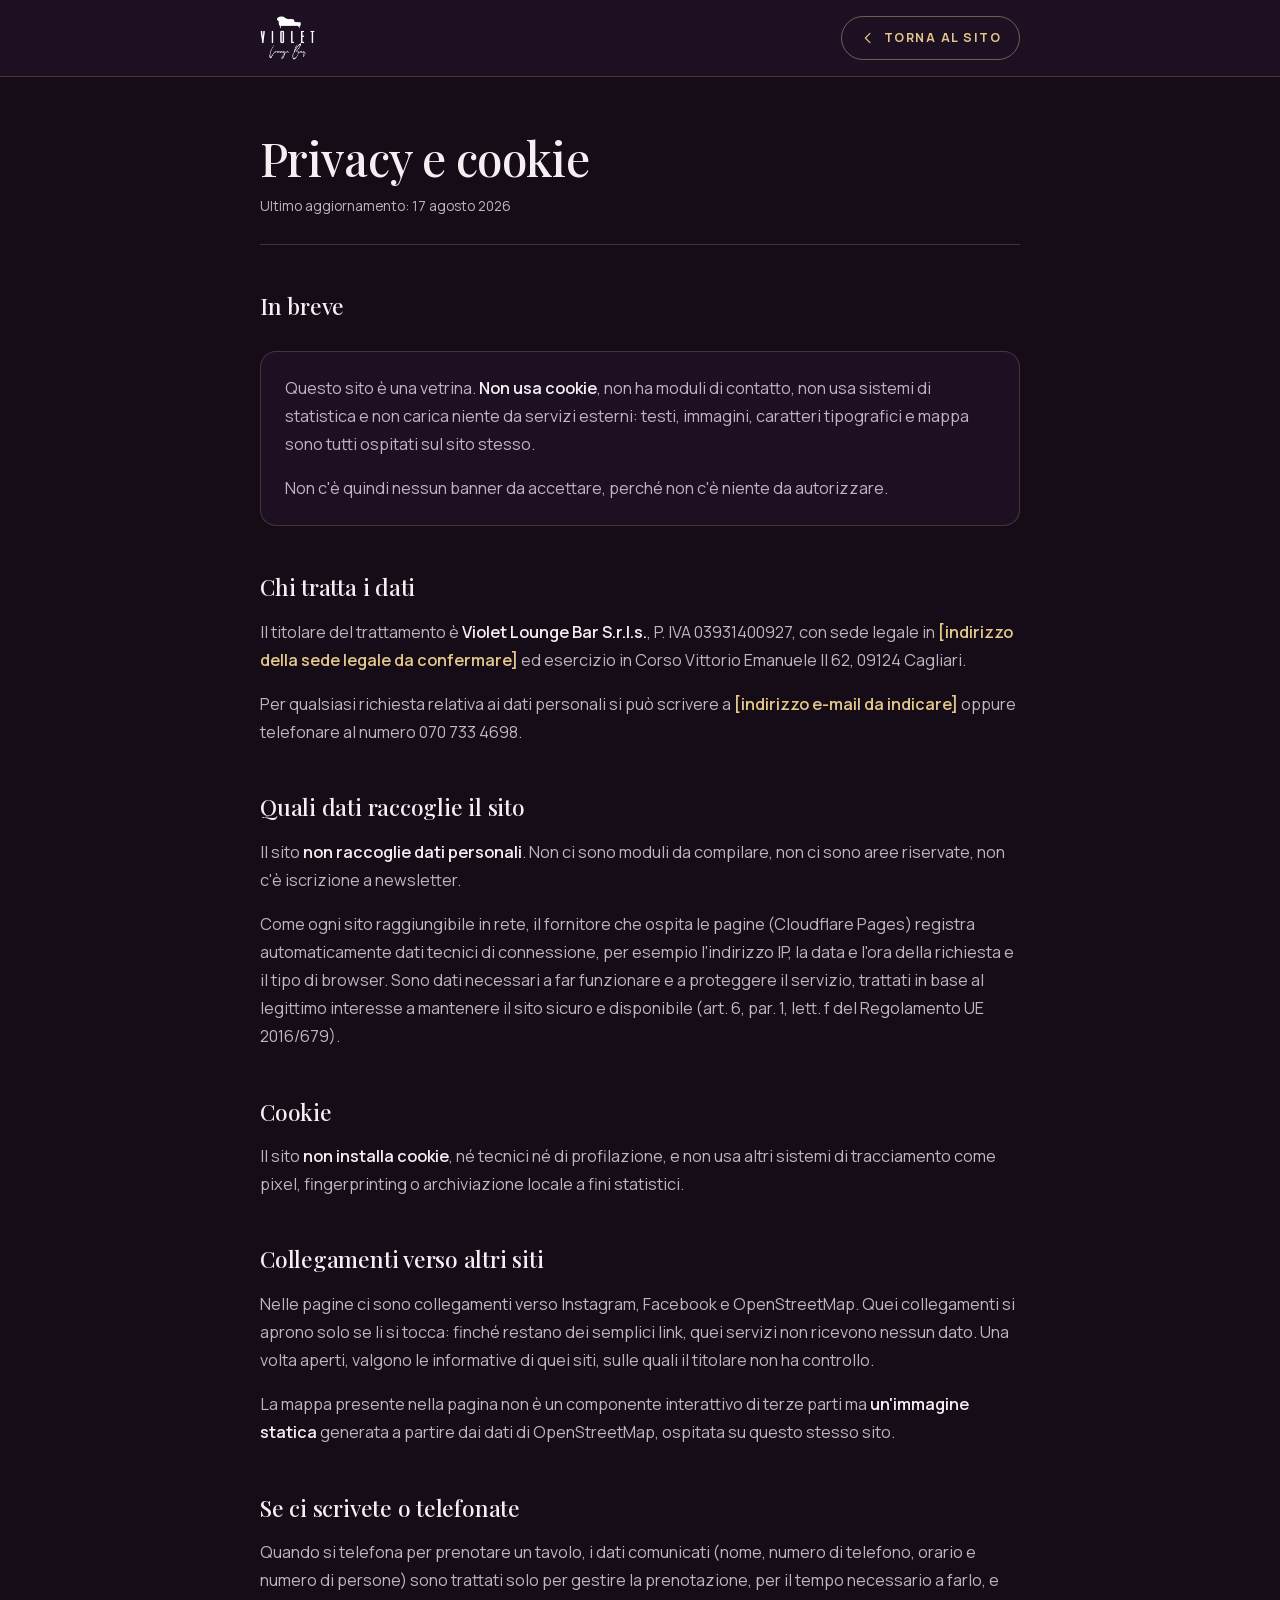
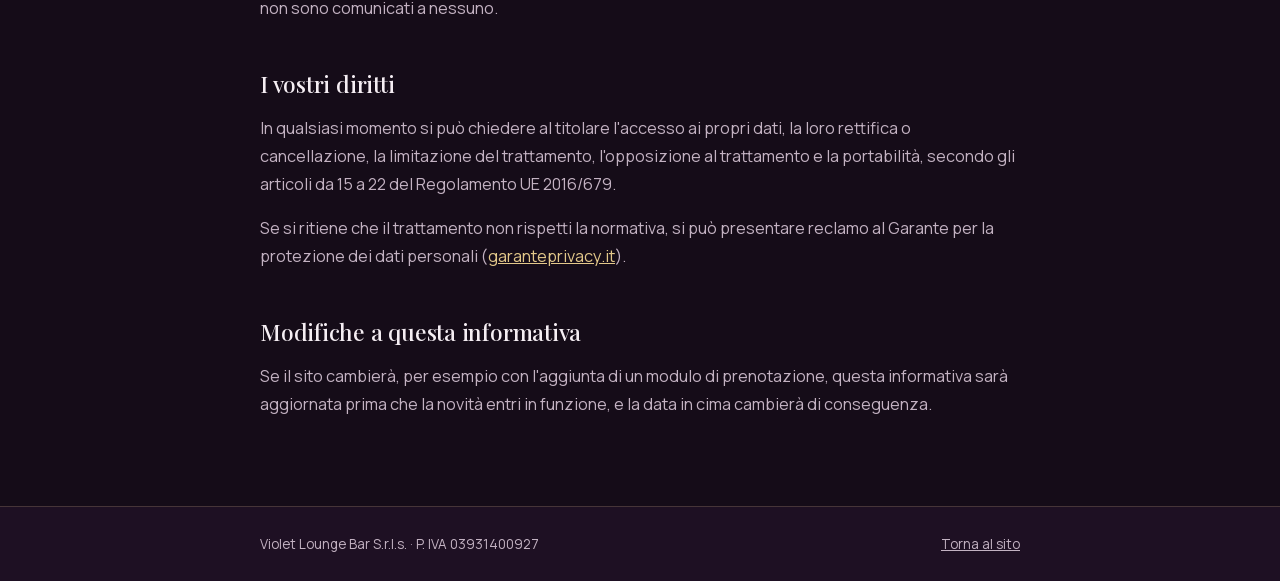
<file: privacy.html>
<!DOCTYPE html>
<html lang="it">
<head>
<meta charset="utf-8">
<meta name="viewport" content="width=device-width, initial-scale=1">
<title>Privacy e cookie | Violet Lounge Bar</title>
<meta name="description" content="Informativa privacy e cookie del sito del Violet Lounge Bar, Corso Vittorio Emanuele II 62, Cagliari.">
<meta name="robots" content="noindex, nofollow">
<meta name="theme-color" content="#741F74">
<link rel="icon" href="favicon.png" type="image/png">
<link rel="apple-touch-icon" href="apple-touch-icon.png">
<link rel="stylesheet" href="fonts/fonts.css">
<style>
:root{
  --viola:#741F74;--viola-vivo:#A32FA0;--notte:#150C18;--notte-2:#1E1023;
  --oro:#C6A15B;--oro-chiaro:#E3C88A;--carta:#F5EEF3;--carta-2:#C3B2C2;
  --bordo:rgba(227,200,138,.20);--bordo-forte:rgba(227,200,138,.42);
}
*{box-sizing:border-box}
body{
  margin:0;background:var(--notte);color:var(--carta);
  font-family:'Manrope',system-ui,-apple-system,sans-serif;
  font-size:1.02rem;line-height:1.72;-webkit-font-smoothing:antialiased;
}
img{max-width:100%;height:auto;display:block}
a{color:var(--oro-chiaro)}
:focus-visible{outline:2px solid var(--oro-chiaro);outline-offset:3px;border-radius:4px}
.contenuto{width:min(100% - 2.5rem,760px);margin-inline:auto}
header{border-bottom:1px solid var(--bordo);background:var(--notte-2)}
header .contenuto{display:flex;align-items:center;justify-content:space-between;gap:1.5rem;padding-block:1rem;flex-wrap:wrap}
header img{height:44px;width:auto}
.indietro{
  display:inline-flex;align-items:center;gap:.5rem;text-decoration:none;color:var(--oro-chiaro);
  font-size:.78rem;font-weight:700;letter-spacing:.12em;text-transform:uppercase;
  border:1px solid var(--bordo-forte);border-radius:999px;padding:.55rem 1.1rem;min-height:44px;
  transition:background-color .25s,border-color .25s;
}
.indietro:hover{background:rgba(198,161,91,.10);border-color:var(--oro)}
.indietro svg{width:16px;height:16px}
main{padding-block:3.5rem 4.5rem}
h1{font-family:'Playfair Display',Georgia,serif;font-weight:500;font-size:clamp(2rem,1.5rem + 2vw,2.9rem);line-height:1.12;margin:0 0 .6rem;letter-spacing:-.015em}
h2{font-family:'Playfair Display',Georgia,serif;font-weight:500;font-size:1.42rem;margin:2.6rem 0 .7rem;letter-spacing:-.01em}
p,li{color:var(--carta-2)}
p{margin:0 0 1rem}
ul{padding-left:1.15rem;margin:0 0 1rem}
li{margin-bottom:.45rem}
strong{color:var(--carta);font-weight:600}
.aggiornata{font-size:.85rem;color:var(--carta-2);border-bottom:1px solid var(--bordo);padding-bottom:1.6rem;margin-bottom:.5rem}
.riquadro{background:var(--notte-2);border:1px solid var(--bordo);border-radius:16px;padding:1.4rem 1.5rem;margin:1.6rem 0}
.riquadro p:last-child{margin-bottom:0}
.segnaposto{color:var(--oro-chiaro);font-weight:600}
footer{border-top:1px solid var(--bordo);background:var(--notte-2);padding-block:1.6rem;font-size:.84rem;color:var(--carta-2)}
footer .contenuto{display:flex;flex-wrap:wrap;gap:.6rem 1.5rem;justify-content:space-between}
footer a{color:var(--carta-2)}
</style>
</head>
<body>

<header>
  <div class="contenuto">
    <a href="index.html" aria-label="Violet Lounge Bar, torna alla pagina principale">
      <img src="images/marchio.png" alt="Violet Lounge Bar" width="760" height="609">
    </a>
    <a class="indietro" href="index.html">
      <svg viewBox="0 0 24 24" fill="none" stroke="currentColor" stroke-width="1.7" stroke-linecap="round" stroke-linejoin="round" aria-hidden="true"><path d="M15 5l-7 7 7 7"/></svg>
      Torna al sito
    </a>
  </div>
</header>

<main>
  <div class="contenuto">
    <h1>Privacy e cookie</h1>
    <p class="aggiornata">Ultimo aggiornamento: 17 agosto 2026</p>

    <h2>In breve</h2>
    <div class="riquadro">
      <p>Questo sito è una vetrina. <strong>Non usa cookie</strong>, non ha moduli di contatto, non usa sistemi di statistica e non carica niente da servizi esterni: testi, immagini, caratteri tipografici e mappa sono tutti ospitati sul sito stesso.</p>
      <p>Non c'è quindi nessun banner da accettare, perché non c'è niente da autorizzare.</p>
    </div>

    <h2>Chi tratta i dati</h2>
    <p>Il titolare del trattamento è <strong>Violet Lounge Bar S.r.l.s.</strong>, P. IVA 03931400927, con sede legale in <span class="segnaposto">[indirizzo della sede legale da confermare]</span> ed esercizio in Corso Vittorio Emanuele II 62, 09124 Cagliari.</p>
    <p>Per qualsiasi richiesta relativa ai dati personali si può scrivere a <span class="segnaposto">[indirizzo e-mail da indicare]</span> oppure telefonare al numero 070 733 4698.</p>

    <h2>Quali dati raccoglie il sito</h2>
    <p>Il sito <strong>non raccoglie dati personali</strong>. Non ci sono moduli da compilare, non ci sono aree riservate, non c'è iscrizione a newsletter.</p>
    <p>Come ogni sito raggiungibile in rete, il fornitore che ospita le pagine (Cloudflare Pages) registra automaticamente dati tecnici di connessione, per esempio l'indirizzo IP, la data e l'ora della richiesta e il tipo di browser. Sono dati necessari a far funzionare e a proteggere il servizio, trattati in base al legittimo interesse a mantenere il sito sicuro e disponibile (art. 6, par. 1, lett. f del Regolamento UE 2016/679).</p>

    <h2>Cookie</h2>
    <p>Il sito <strong>non installa cookie</strong>, né tecnici né di profilazione, e non usa altri sistemi di tracciamento come pixel, fingerprinting o archiviazione locale a fini statistici.</p>

    <h2>Collegamenti verso altri siti</h2>
    <p>Nelle pagine ci sono collegamenti verso Instagram, Facebook e OpenStreetMap. Quei collegamenti si aprono solo se li si tocca: finché restano dei semplici link, quei servizi non ricevono nessun dato. Una volta aperti, valgono le informative di quei siti, sulle quali il titolare non ha controllo.</p>
    <p>La mappa presente nella pagina non è un componente interattivo di terze parti ma <strong>un'immagine statica</strong> generata a partire dai dati di OpenStreetMap, ospitata su questo stesso sito.</p>

    <h2>Se ci scrivete o telefonate</h2>
    <p>Quando si telefona per prenotare un tavolo, i dati comunicati (nome, numero di telefono, orario e numero di persone) sono trattati solo per gestire la prenotazione, per il tempo necessario a farlo, e non sono comunicati a nessuno.</p>

    <h2>I vostri diritti</h2>
    <p>In qualsiasi momento si può chiedere al titolare l'accesso ai propri dati, la loro rettifica o cancellazione, la limitazione del trattamento, l'opposizione al trattamento e la portabilità, secondo gli articoli da 15 a 22 del Regolamento UE 2016/679.</p>
    <p>Se si ritiene che il trattamento non rispetti la normativa, si può presentare reclamo al Garante per la protezione dei dati personali (<a href="https://www.garanteprivacy.it" target="_blank" rel="noopener">garanteprivacy.it</a>).</p>

    <h2>Modifiche a questa informativa</h2>
    <p>Se il sito cambierà, per esempio con l'aggiunta di un modulo di prenotazione, questa informativa sarà aggiornata prima che la novità entri in funzione, e la data in cima cambierà di conseguenza.</p>
  </div>
</main>

<footer>
  <div class="contenuto">
    <span>Violet Lounge Bar S.r.l.s. &middot; P. IVA 03931400927</span>
    <span><a href="index.html">Torna al sito</a></span>
  </div>
</footer>

</body>
</html>
</file>
<file: fonts/fonts.css>
/* Font self-hostati, licenza SIL Open Font License 1.1.
   Sono due font variabili: un solo file per famiglia copre tutti i pesi.
   Playfair Display 400-900 -> titoli, numeri, citazioni
   Manrope         200-800 -> testo corrente, etichette, navigazione */
@font-face{
  font-family:'Playfair Display';
  font-style:normal;
  font-weight:400 900;
  font-display:swap;
  src:url(playfair-display-latin-ext.woff2) format('woff2');
  unicode-range:U+0100-02BA,U+02BD-02C5,U+02C7-02CC,U+02CE-02D7,U+02DD-02FF,U+0304,U+0308,U+0329,U+1D00-1DBF,U+1E00-1E9F,U+1EF2-1EFF,U+2020,U+20A0-20AB,U+20AD-20C0,U+2113,U+2C60-2C7F,U+A720-A7FF;
}
@font-face{
  font-family:'Playfair Display';
  font-style:normal;
  font-weight:400 900;
  font-display:swap;
  src:url(playfair-display-latin.woff2) format('woff2');
  unicode-range:U+0000-00FF,U+0131,U+0152-0153,U+02BB-02BC,U+02C6,U+02DA,U+02DC,U+0304,U+0308,U+0329,U+2000-206F,U+20AC,U+2122,U+2191,U+2193,U+2212,U+2215,U+FEFF,U+FFFD;
}
@font-face{
  font-family:'Manrope';
  font-style:normal;
  font-weight:200 800;
  font-display:swap;
  src:url(manrope-latin-ext.woff2) format('woff2');
  unicode-range:U+0100-02BA,U+02BD-02C5,U+02C7-02CC,U+02CE-02D7,U+02DD-02FF,U+0304,U+0308,U+0329,U+1D00-1DBF,U+1E00-1E9F,U+1EF2-1EFF,U+2020,U+20A0-20AB,U+20AD-20C0,U+2113,U+2C60-2C7F,U+A720-A7FF;
}
@font-face{
  font-family:'Manrope';
  font-style:normal;
  font-weight:200 800;
  font-display:swap;
  src:url(manrope-latin.woff2) format('woff2');
  unicode-range:U+0000-00FF,U+0131,U+0152-0153,U+02BB-02BC,U+02C6,U+02DA,U+02DC,U+0304,U+0308,U+0329,U+2000-206F,U+20AC,U+2122,U+2191,U+2193,U+2212,U+2215,U+FEFF,U+FFFD;
}
</file>
